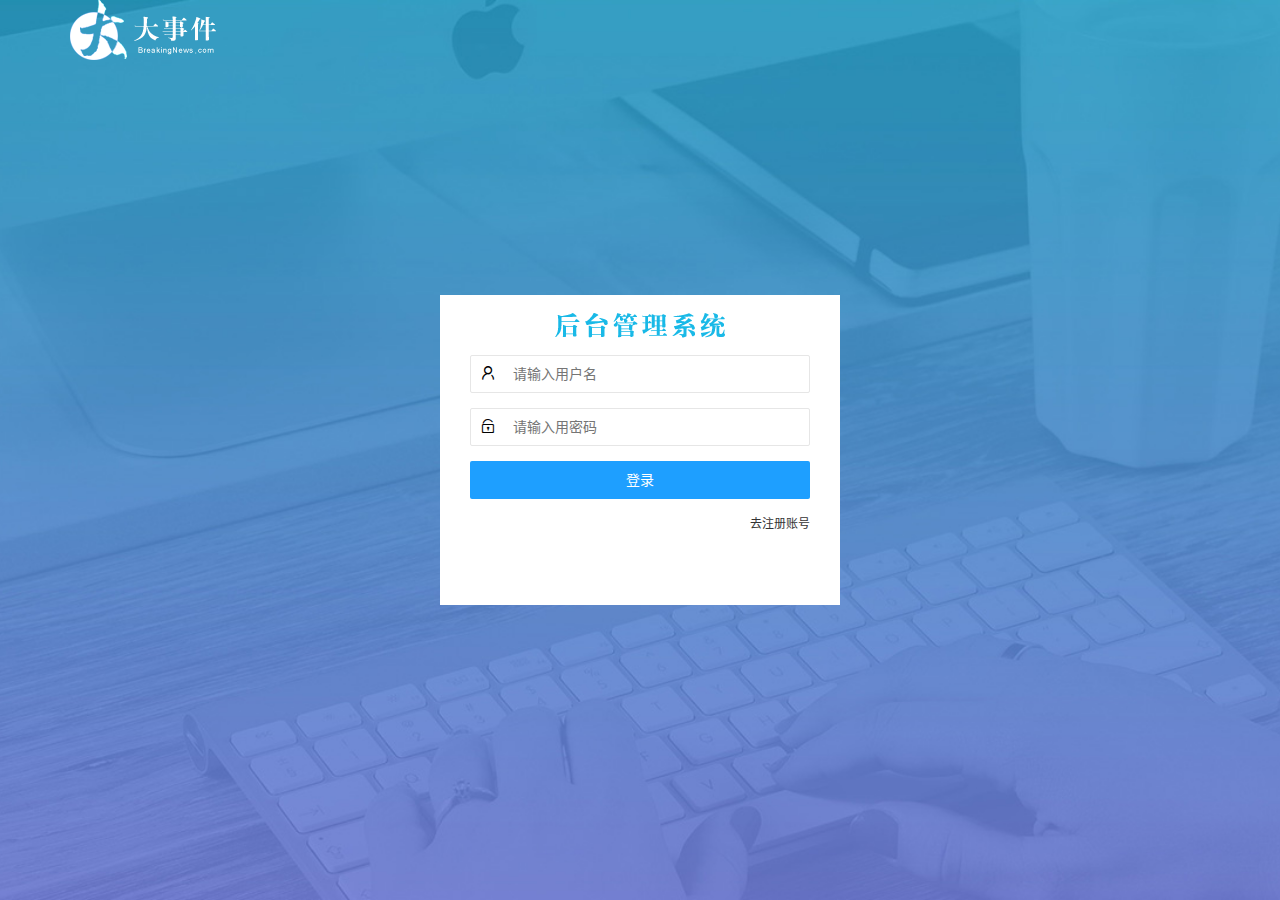
<file: login.html>
<!DOCTYPE html>
<html lang="zh-CN">

<head>
    <meta charset="UTF-8">
    <meta name="viewport" content="width=device-width, initial-scale=1.0">
    <title>大事件-登录/注册</title>
    <!-- 导入自己的样式表 -->
    <link rel="stylesheet" href="./assets/css/login.css">
    <!-- 导入layui的样式表 -->
    <link rel="stylesheet" href="./assets/lib/layui/css/layui.css">

</head>

<body>
    <!-- 头部logo区域 -->
    <div class="layui-main">
        <img src="./assets/images/logo.png" alt="">
    </div>
    <!-- 登录注册区域 -->
    <div class="loginAndRefBox">
        <div class="title_box"> </div>
        <!-- 登录div -->
        <div class="login_box">
            <!-- 表单部分 -->
            <form class="layui-form" id="form_login">
                <!-- 用户名 -->
                <div class="layui-form-item iconfontRe">
                    <i class="layui-icon layui-icon-username iconfont"></i>
                    <input type="text" name="username" required lay-verify="required|pwd" placeholder="请输入用户名"
                        autocomplete="off" class="layui-input">
                </div>
                <!-- 密码 -->
                <div class="layui-form-item iconfontRe">
                    <i class="layui-icon layui-icon-password iconfont"></i>
                    <input type="password" name="password" required lay-verify="required" placeholder="请输入用密码"
                        autocomplete="off" class="layui-input">
                </div>
                <!-- 登录按钮 -->
                <div class="layui-form-item">
                    <!-- 表单提交按钮和普通按钮的区别是有没有lay-submit -->
                    <button class="layui-btn  layui-btn-fluid  layui-btn-normal" lay-submit>登录</button>
                </div>
                <div class="layui-form-item dingwei">
                    <a href="javascript:;" id="link_reg">去注册账号</a>
                </div>
            </form>
        </div>
        <!-- 注册div -->
        <div class="reg_box">
            <!-- 表单部分 -->
            <form class="layui-form" id="form_reg">
                <!-- 用户名 -->
                <div class="layui-form-item iconfontRe">
                    <i class="layui-icon layui-icon-username iconfont"></i>
                    <input type="text" name="username" required lay-verify="required" placeholder="请输入用户名"
                        autocomplete="off" class="layui-input">
                </div>
                <!-- 密码 -->
                <div class="layui-form-item iconfontRe">
                    <i class="layui-icon layui-icon-password iconfont"></i>
                    <input type="password" name="password" required lay-verify="required|pwd" placeholder="请输入用密码"
                        autocomplete="off" class="layui-input">
                </div>
                <!-- 确认密码 -->
                <div class="layui-form-item iconfontRe">
                    <i class="layui-icon layui-icon-password iconfont"></i>
                    <input type="password" name="password" required lay-verify="required|pwd|repwd" placeholder="再次确认密码"
                        autocomplete="off" class="layui-input">
                </div>
                <!-- 登录按钮 -->
                <div class="layui-form-item">
                     <!-- 表单提交按钮和普通按钮的区别是有没有lay-submit -->
                    <button class="layui-btn  layui-btn-fluid  layui-btn-normal" lay-submit>注册</button>
                </div>
                <div class="layui-form-item dingwei">
                    <a href="javascript:;" id="link_login">去登录</a>
                </div>

        </div>
    </div>
        <!-- 导入layui的js文件 -->
        <script src="./assets/lib/layui/layui.all.js"></script>
    <!-- 导入jq -->
    <script src="./assets/lib/jquery.js"></script>
    <!-- 导入自定义的baseAPI的js -->
    <script src="./assets/js/baseAPI.js"></script>
    <!-- 导入自己的javascript -->
    <script src="./assets/js/login.js"></script>

</body>

</html>
</file>
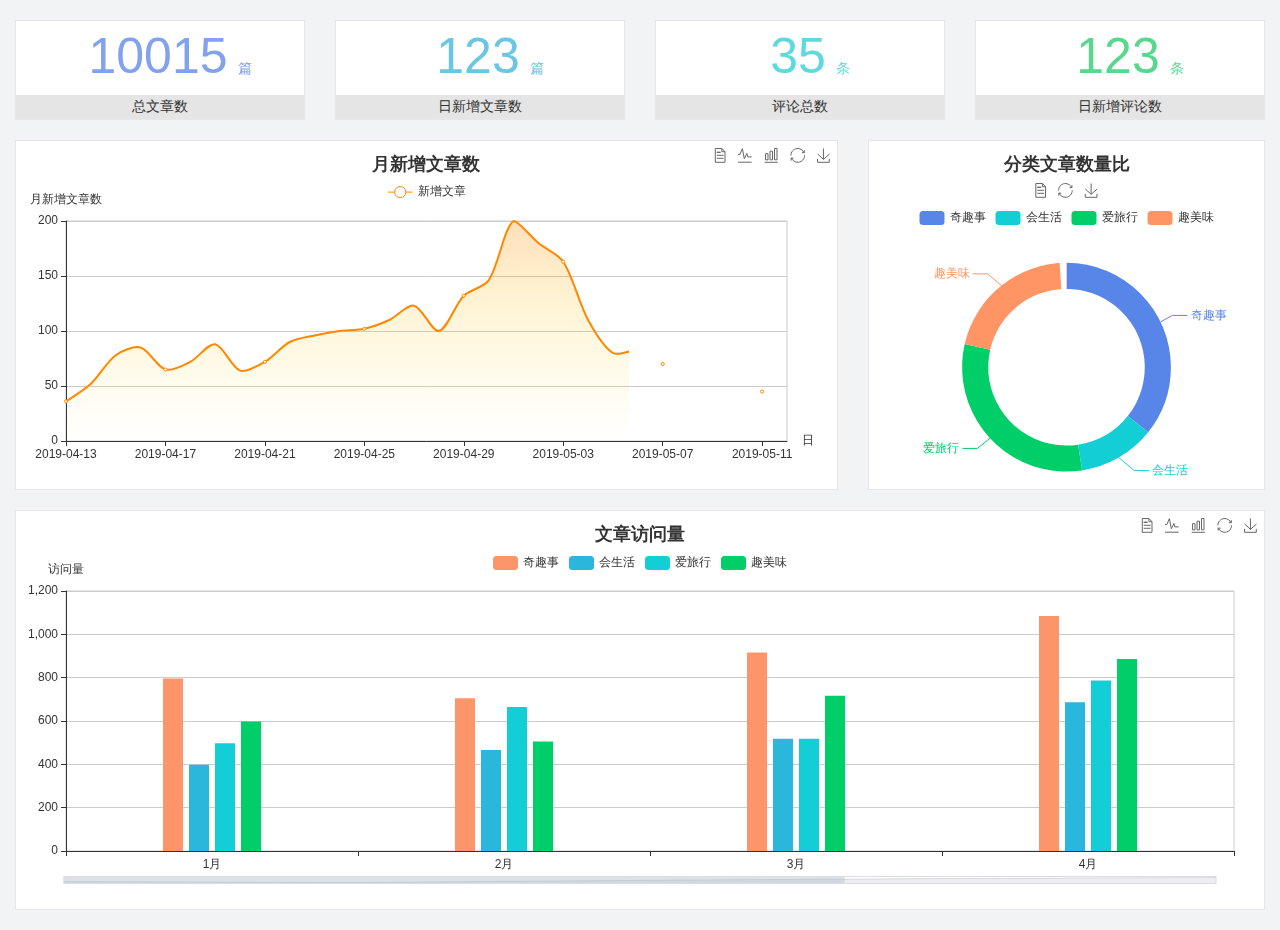
<file: home/dashboard.html>
<!DOCTYPE html>
<html lang="en">

<head>
  <meta charset="UTF-8">
  <meta name="viewport" content="width=device-width, initial-scale=1.0">
  <meta http-equiv="X-UA-Compatible" content="ie=edge">
  <title>图表统计</title>
  <link rel="stylesheet" href="../../assets/lib/bootstrap.css" />
  <link rel="stylesheet" href="../../assets/lib/main.css" />
  <script src="../../assets/lib/jquery.js"></script>
  <script type="text/javascript" src="../../assets/lib/echarts.min.js"></script>
</head>

<body>
  <div class="container-fluid">
    <div class="row spannel_list">
      <div class="col-sm-3 col-xs-6">
        <div class="spannel">
          <em>10015</em><span>篇</span>
          <b>总文章数</b>
        </div>
      </div>
      <div class="col-sm-3 col-xs-6">
        <div class="spannel scolor01">
          <em>123</em><span>篇</span>
          <b>日新增文章数</b>
        </div>
      </div>
      <div class="col-sm-3 col-xs-6">
        <div class="spannel scolor02">
          <em>35</em><span>条</span>
          <b>评论总数</b>
        </div>
      </div>
      <div class="col-sm-3 col-xs-6">
        <div class="spannel scolor03">
          <em>123</em><span>条</span>
          <b>日新增评论数</b>
        </div>
      </div>
    </div>
  </div>

  <div class="container-fluid">
    <div class="row curve-pie">
      <div class="col-lg-8 col-md-8">
        <div class="gragh_pannel" id="curve_show"></div>
      </div>
      <div class="col-lg-4 col-md-4">
        <div class="gragh_pannel" id="pie_show"></div>
      </div>
    </div>
  </div>

  <div class="container-fluid">
    <div class="column_pannel" id="column_show"></div>
  </div>

  <script>
    var oChart = echarts.init(document.getElementById('curve_show'));
    var aList_all = [
      { 'count': 36, 'date': '2019-04-13' },
      { 'count': 52, 'date': '2019-04-14' },
      { 'count': 78, 'date': '2019-04-15' },
      { 'count': 85, 'date': '2019-04-16' },
      { 'count': 65, 'date': '2019-04-17' },
      { 'count': 72, 'date': '2019-04-18' },
      { 'count': 88, 'date': '2019-04-19' },
      { 'count': 64, 'date': '2019-04-20' },
      { 'count': 72, 'date': '2019-04-21' },
      { 'count': 90, 'date': '2019-04-22' },
      { 'count': 96, 'date': '2019-04-23' },
      { 'count': 100, 'date': '2019-04-24' },
      { 'count': 102, 'date': '2019-04-25' },
      { 'count': 110, 'date': '2019-04-26' },
      { 'count': 123, 'date': '2019-04-27' },
      { 'count': 100, 'date': '2019-04-28' },
      { 'count': 132, 'date': '2019-04-29' },
      { 'count': 146, 'date': '2019-04-30' },
      { 'count': 200, 'date': '2019-05-01' },
      { 'count': 180, 'date': '2019-05-02' },
      { 'count': 163, 'date': '2019-05-03' },
      { 'count': 110, 'date': '2019-05-04' },
      { 'count': 80, 'date': '2019-05-05' },
      { 'count': 82, 'date': '2019-05-06' },
      { 'count': 70, 'date': '2019-05-07' },
      { 'count': 65, 'date': '2019-05-08' },
      { 'count': 54, 'date': '2019-05-09' },
      { 'count': 40, 'date': '2019-05-10' },
      { 'count': 45, 'date': '2019-05-11' },
      { 'count': 38, 'date': '2019-05-12' },
    ];

    let aCount = [];
    let aDate = [];

    for (var i = 0; i < aList_all.length; i++) {
      aCount.push(aList_all[i].count);
      aDate.push(aList_all[i].date);
    }

    var chartopt = {
      title: {
        text: '月新增文章数',
        left: 'center',
        top: '10'
      },
      tooltip: {
        trigger: 'axis'
      },
      legend: {
        data: ['新增文章'],
        top: '40'
      },
      toolbox: {
        show: true,
        feature: {
          mark: { show: true },
          dataView: { show: true, readOnly: false },
          magicType: { show: true, type: ['line', 'bar'] },
          restore: { show: true },
          saveAsImage: { show: true }
        }
      },
      calculable: true,
      xAxis: [
        {
          name: '日',
          type: 'category',
          boundaryGap: false,
          data: aDate
        }
      ],
      yAxis: [
        {
          name: '月新增文章数',
          type: 'value'
        }
      ],
      series: [
        {
          name: '新增文章',
          type: 'line',
          smooth: true,
          itemStyle: { normal: { areaStyle: { type: 'default' }, color: '#f80' }, lineStyle: { color: '#f80' } },
          data: aCount
        }],
      areaStyle: {
        normal: {
          color: new echarts.graphic.LinearGradient(0, 0, 0, 1, [{
            offset: 0,
            color: 'rgba(255,136,0,0.39)'
          }, {
            offset: .34,
            color: 'rgba(255,180,0,0.25)'
          }, {
            offset: 1,
            color: 'rgba(255,222,0,0.00)'
          }])

        }
      },
      grid: {
        show: true,
        x: 50,
        x2: 50,
        y: 80,
        height: 220
      }
    };

    oChart.setOption(chartopt);


    var oPie = echarts.init(document.getElementById('pie_show'));
    var oPieopt =
    {
      title: {
        top: 10,
        text: '分类文章数量比',
        x: 'center'
      },
      tooltip: {
        trigger: 'item',
        formatter: "{a} <br/>{b} : {c} ({d}%)"
      },
      color: ['#5885e8', '#13cfd5', '#00ce68', '#ff9565'],
      legend: {
        x: 'center',
        top: 65,
        data: ['奇趣事', '会生活', '爱旅行', '趣美味']
      },
      toolbox: {
        show: true,
        x: 'center',
        top: 35,
        feature: {
          mark: { show: true },
          dataView: { show: true, readOnly: false },
          magicType: {
            show: true,
            type: ['pie', 'funnel'],
            option: {
              funnel: {
                x: '25%',
                width: '50%',
                funnelAlign: 'left',
                max: 1548
              }
            }
          },
          restore: { show: true },
          saveAsImage: { show: true }
        }
      },
      calculable: true,
      series: [
        {
          name: '访问来源',
          type: 'pie',
          radius: ['45%', '60%'],
          center: ['50%', '65%'],
          data: [
            { value: 300, name: '奇趣事' },
            { value: 100, name: '会生活' },
            { value: 260, name: '爱旅行' },
            { value: 180, name: '趣美味' }
          ]
        }
      ]
    };
    oPie.setOption(oPieopt);



    var oColumn = this.echarts.init(document.getElementById('column_show'));
    var oColumnopt =
    {
      title: {
        text: '文章访问量',
        left: 'center',
        top: '10'
      },
      tooltip: {
        trigger: 'axis'
      },
      legend: {
        data: ['奇趣事', '会生活', '爱旅行', '趣美味'],
        top: '40'
      },
      toolbox: {
        show: true,
        feature: {
          mark: { show: true },
          dataView: { show: true, readOnly: false },
          magicType: { show: true, type: ['line', 'bar'] },
          restore: { show: true },
          saveAsImage: { show: true }
        }
      },
      calculable: true,
      xAxis: [
        {
          type: 'category',
          data: ['1月', '2月', '3月', '4月', '5月']
        }
      ],
      yAxis: [
        {
          name: '访问量',
          type: 'value'
        }
      ],
      series: [
        {
          name: '奇趣事',
          type: 'bar',
          barWidth: 20,
          itemStyle: {
            normal: { areaStyle: { type: 'default' }, color: '#fd956a' }
          },
          data: [800, 708, 920, 1090, 1200]
        },
        {
          name: '会生活',
          type: 'bar',
          barWidth: 20,
          itemStyle: {
            normal: { areaStyle: { type: 'default' }, color: '#2bb6db' }
          },
          data: [400, 468, 520, 690, 800]
        },
        {
          name: '爱旅行',
          type: 'bar',
          barWidth: 20,
          itemStyle: {
            normal: { areaStyle: { type: 'default' }, color: '#13cfd5' }
          },
          data: [500, 668, 520, 790, 900]
        },
        {
          name: '趣美味',
          type: 'bar',
          barWidth: 20,
          itemStyle: {
            normal: { areaStyle: { type: 'default' }, color: '#00ce68' }
          },
          data: [600, 508, 720, 890, 1000]
        }
      ],
      grid: {
        show: true,
        x: 50,
        x2: 30,
        y: 80,
        height: 260
      },
      dataZoom: [//给x轴设置滚动条
        {
          start: 0,//默认为0
          end: 100 - 1000 / 31,//默认为100
          type: 'slider',
          show: true,
          xAxisIndex: [0],
          handleSize: 0,//滑动条的 左右2个滑动条的大小
          height: 8,//组件高度
          left: 45, //左边的距离
          right: 50,//右边的距离
          bottom: 26,//右边的距离
          handleColor: '#ddd',//h滑动图标的颜色
          handleStyle: {
            borderColor: "#cacaca",
            borderWidth: "1",
            shadowBlur: 2,
            background: "#ddd",
            shadowColor: "#ddd",
          }
        }]
    };
    oColumn.setOption(oColumnopt);
  </script>
</body>

</html>
</file>
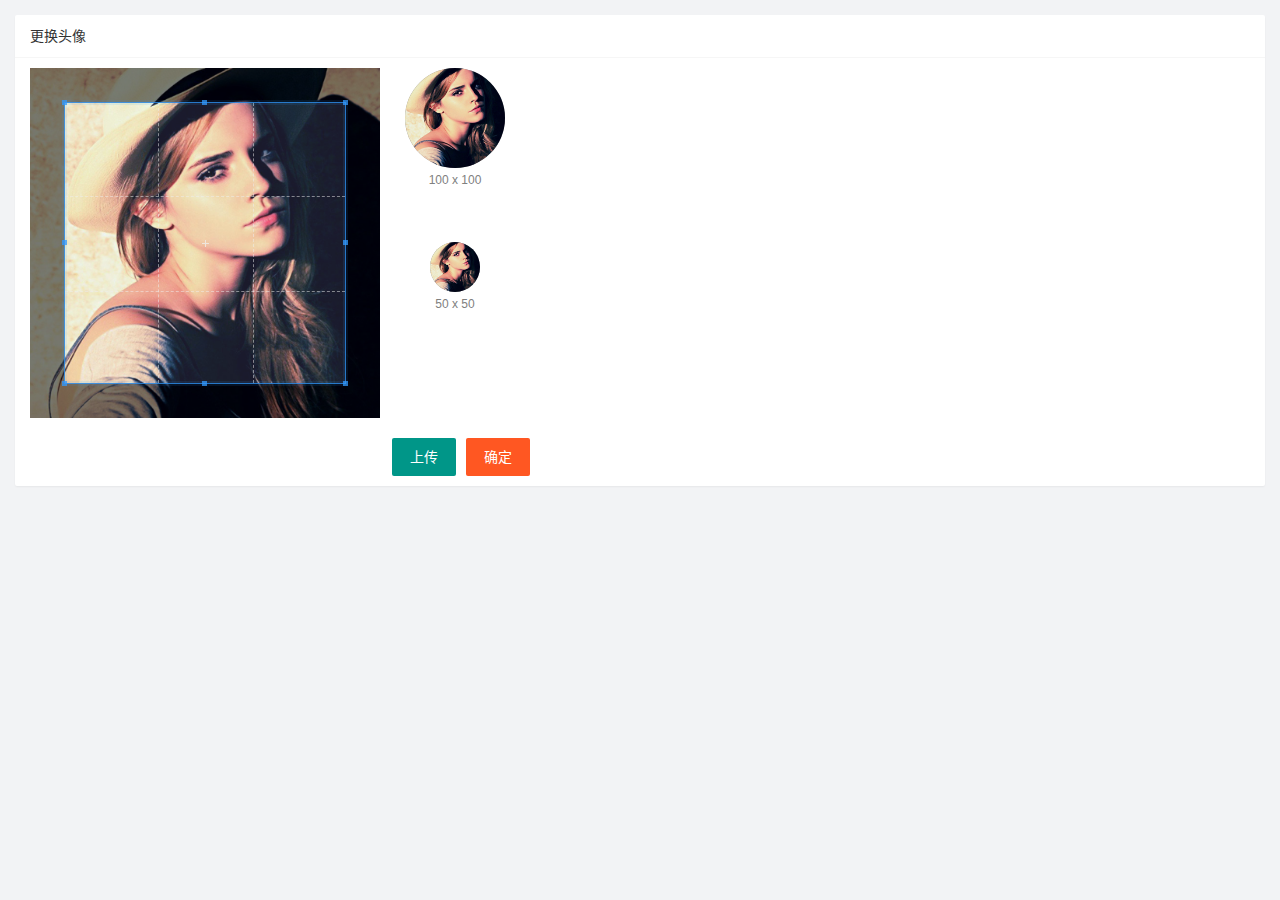
<file: user/user_avatar.html>
<!DOCTYPE html>
<html lang="zh-CN">

<head>
    <meta charset="UTF-8">
    <meta name="viewport" content="width=device-width, initial-scale=1.0">
    <title>Document</title>
    <link rel="stylesheet" href="../assets/lib/layui/css/layui.css">
    <link rel="stylesheet" href="../assets/css/user/user_avatar.css">
    <link rel="stylesheet" href="../assets/lib/cropper/cropper.css">
</head>

<body>
    <!-- 卡片区域 -->
    <div class="layui-card">
        <div class="layui-card-header">更换头像</div>
        <div class="layui-card-body">
            <!-- 第一行的图片裁剪和预览区域 -->
            <div class="row1">
                <!-- 图片裁剪区域 -->
                <div class="cropper-box">
                    <!-- 这个 img 标签很重要，将来会把它初始化为裁剪区域 -->
                    <img id="image" src="/assets/images/sample.jpg" />
                </div>
                <!-- 图片的预览区域 -->
                <div class="preview-box">
                    <div>
                        <!-- 宽高为 100px 的预览区域 -->
                        <div class="img-preview w100"></div>
                        <p class="size">100 x 100</p>
                    </div>
                    <div>
                        <!-- 宽高为 50px 的预览区域 -->
                        <div class="img-preview w50"></div>
                        <p class="size">50 x 50</p>
                    </div>
                </div>
            </div>



            <!-- 第二行的按钮区域 -->
            <div class="row2">
                <input type="file" id="file" >
                <button type="button" class="layui-btn upload-btn" >上传</button>
                <button type="button" class="layui-btn layui-btn-danger sureBtn">确定</button>
            </div>
        </div>
    </div>
    <script src="../assets/lib/layui/layui.all.js"></script>
    <script src="../assets/lib/jquery.js"></script>
    <script src="../assets/lib/cropper/Cropper.js"></script>
    <script src="../assets/lib/cropper/jquery-cropper.js"></script>
    <script src="../assets/js/baseAPI.js"></script>
    <script src="../assets/js/user/user_avatar.js"></script>
</body>

</html>
</file>
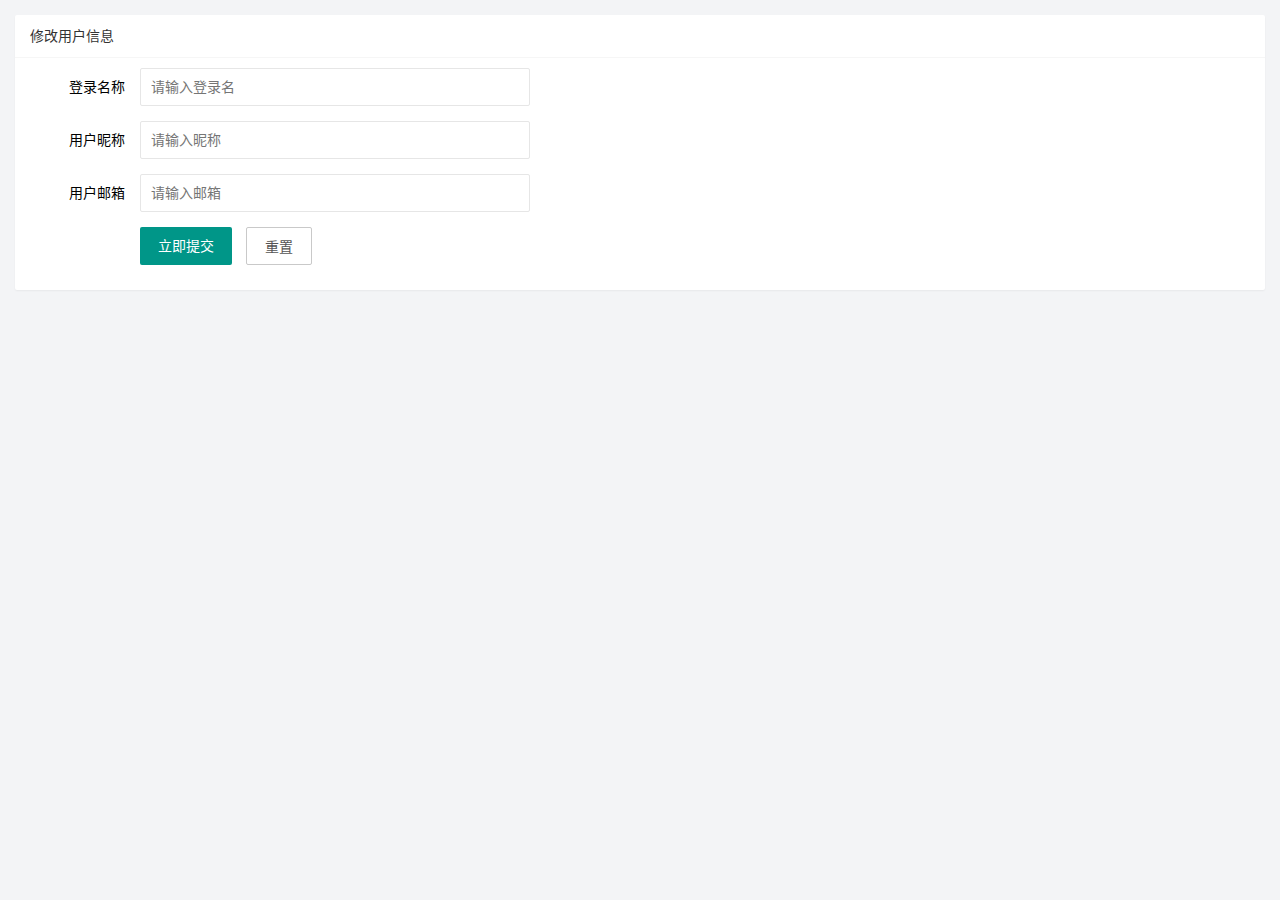
<file: user/user_info.html>
<!DOCTYPE html>
<html lang="zh-CN">

<head>
    <meta charset="UTF-8">
    <meta name="viewport" content="width=device-width, initial-scale=1.0">
    <title>Document</title>
    <!-- 导入第三方样式 -->
    <link rel="stylesheet" href="../assets/lib/layui/css/layui.css">
    <!-- 引入自己的样式 -->
    <link rel="stylesheet" href="../assets/css/user/user_info.css">

</head>

<body>
    <!-- 卡片部分 -->
    <div class="layui-card">
        <div class="layui-card-header">修改用户信息</div>
        <div class="layui-card-body">
            <form class="layui-form" id="form_userInfo" lay-filter="formUserInfo">
                <!-- 这是隐藏于.用于存储id -->
                <input type="hidden" name="id" value="">
                <!-- 用户名表单 -->
                <div class="layui-form-item">
                    <label class="layui-form-label">登录名称</label>
                    <div class="layui-input-block">
                        <input type="text" name="username" required lay-verify="required" placeholder="请输入登录名"
                            autocomplete="off" class="layui-input">
                    </div>
                </div>
                <!-- 用户昵称表单 -->
                <div class="layui-form-item">
                    <label class="layui-form-label">用户昵称</label>
                    <div class="layui-input-block">
                        <input type="text" name="nickname" required lay-verify="required|nickname" placeholder="请输入昵称"
                            autocomplete="off" class="layui-input">
                    </div>
                </div>
                <!-- 用户邮箱表单 -->
                <div class="layui-form-item">
                    <label class="layui-form-label">用户邮箱</label>
                    <div class="layui-input-block">
                        <input type="text" name="email" required lay-verify="required|email" placeholder="请输入邮箱"
                            autocomplete="off" class="layui-input">
                    </div>
                </div>
                <!-- 重置和提交 -->
                <div class="layui-form-item">
                    <div class="layui-input-block">
                        <button class="layui-btn" lay-submit lay-filter="formDemo">立即提交</button>
                        <button type="reset" class="layui-btn layui-btn-primary" id="btnReset">重置</button>
                    </div>
                </div>
            </form>
        </div>
    </div>
    <script src="../assets/lib/layui/layui.all.js"></script>
    <script src="../assets/lib/jquery.js"></script>
    <script src="../assets/js/baseAPI.js"></script>
    <script src="../assets/js/user/user_info.js"></script>

</body>

</html>
</file>
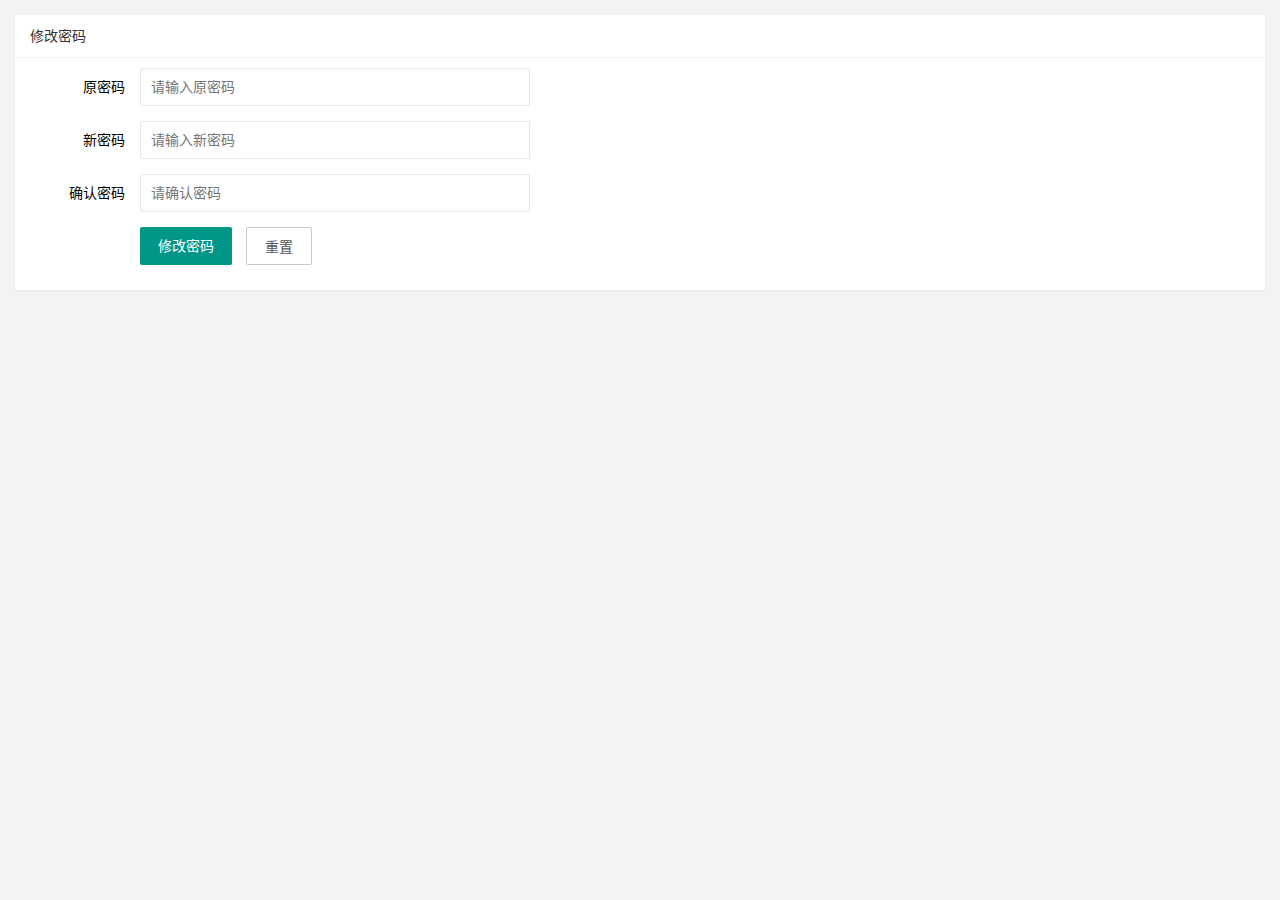
<file: user/user_pwd.html>
<!DOCTYPE html>
<html lang="zh-CN">
<head>
    <meta charset="UTF-8">
    <meta name="viewport" content="width=device-width, initial-scale=1.0">
    <title>Document</title>
    <link rel="stylesheet" href="../assets/lib/layui/css/layui.css">
    <link rel="stylesheet"  href="../assets/css/user/user_pwd.css">
    
</head>
<body>
    <div class="layui-card">
        <div class="layui-card-header">修改密码</div>
        <div class="layui-card-body">
          <form class="layui-form" id="form_userInfo" lay-filter="formUserInfo">
          
            <!-- 原密码表单 -->
            <div class="layui-form-item">
                <label class="layui-form-label">原密码</label>
                <div class="layui-input-block">
                    <input type="password" name="oldPwd" required lay-verify="required|pwd" placeholder="请输入原密码"
                        autocomplete="off" class="layui-input">
                </div>
            </div>
            <!-- 新密码表单 -->
            <div class="layui-form-item">
                <label class="layui-form-label">新密码</label>
                <div class="layui-input-block">
                    <input type="password" name="newPwd" required lay-verify="required|pwd|newPwd" placeholder="请输入新密码"
                    autocomplete="off" class="layui-input">
                </div>
            </div>
            <!-- 确认密码表单 -->
            <div class="layui-form-item">
                <label class="layui-form-label">确认密码</label>
                <div class="layui-input-block">
                    <input type="password" name="rePwd" required lay-verify="required|pwd|rePwd" placeholder="请确认密码"
                        autocomplete="off" class="layui-input">
                </div>
            </div>
            <!-- 重置和提交 -->
            <div class="layui-form-item">
                <div class="layui-input-block">
                    <button class="layui-btn" lay-submit >修改密码</button>
                    <button type="reset" class="layui-btn layui-btn-primary" id="btnReset">重置</button>
                </div>
            </div>
        </form>
        </div>
      </div>
</body>
<script src="../assets/lib/layui/layui.all.js"></script>
<script src="../assets/lib/jquery.js"></script>
<script src="../assets/js/baseAPI.js"></script>
<script src="../assets/js/user/user_pwd.js"></script>
</html>
</file>
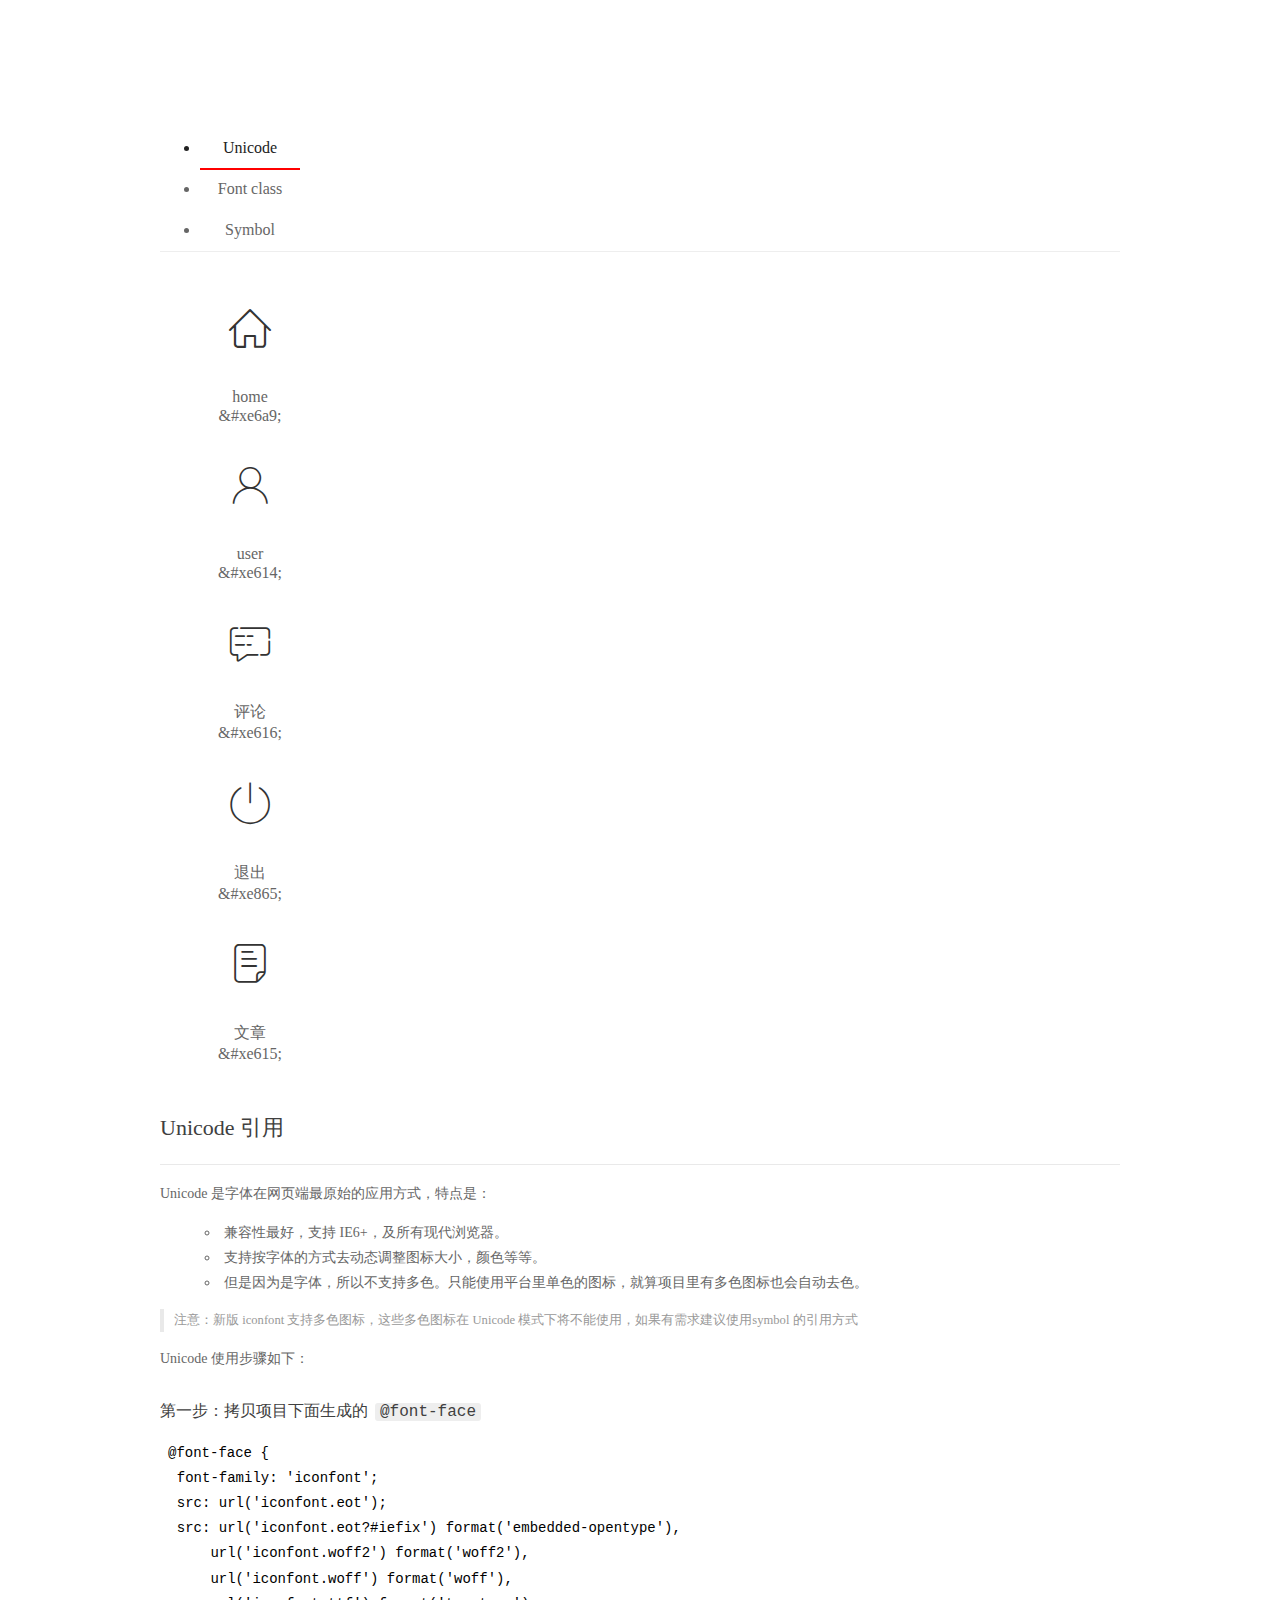
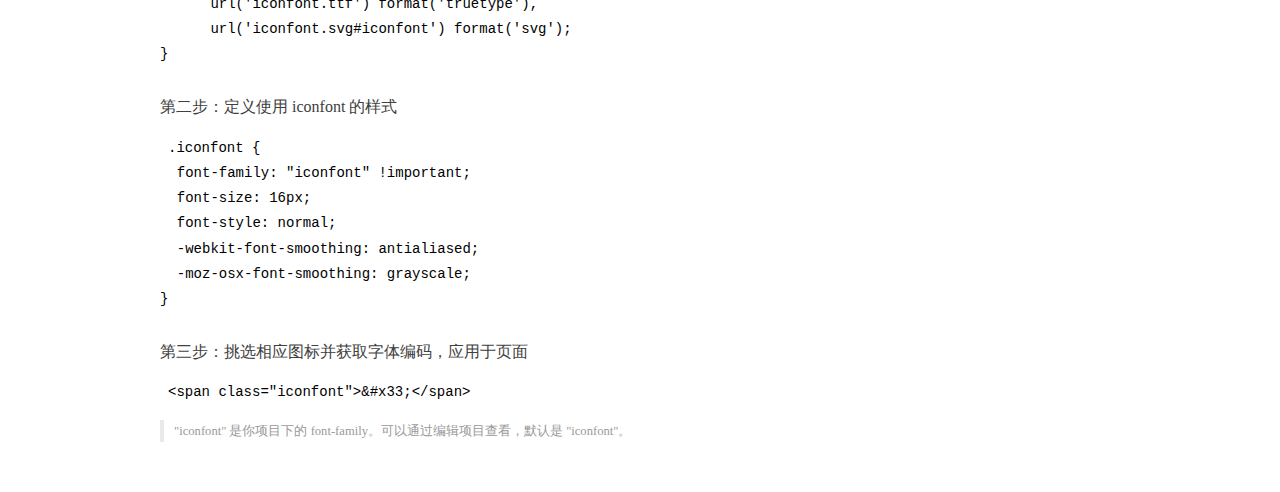
<file: assets/fonts/demo_index.html>
<!DOCTYPE html>
<html>
<head>
  <meta charset="utf-8"/>
  <title>IconFont Demo</title>
  <link rel="shortcut icon" href="https://gtms04.alicdn.com/tps/i4/TB1_oz6GVXXXXaFXpXXJDFnIXXX-64-64.ico" type="image/x-icon"/>
  <link rel="stylesheet" href="https://g.alicdn.com/thx/cube/1.3.2/cube.min.css">
  <link rel="stylesheet" href="demo.css">
  <link rel="stylesheet" href="iconfont.css">
  <script src="iconfont.js"></script>
  <!-- jQuery -->
  <script src="https://a1.alicdn.com/oss/uploads/2018/12/26/7bfddb60-08e8-11e9-9b04-53e73bb6408b.js"></script>
  <!-- 代码高亮 -->
  <script src="https://a1.alicdn.com/oss/uploads/2018/12/26/a3f714d0-08e6-11e9-8a15-ebf944d7534c.js"></script>
</head>
<body>
  <div class="main">
    <h1 class="logo"><a href="https://www.iconfont.cn/" title="iconfont 首页" target="_blank">&#xe86b;</a></h1>
    <div class="nav-tabs">
      <ul id="tabs" class="dib-box">
        <li class="dib active"><span>Unicode</span></li>
        <li class="dib"><span>Font class</span></li>
        <li class="dib"><span>Symbol</span></li>
      </ul>
      
    </div>
    <div class="tab-container">
      <div class="content unicode" style="display: block;">
          <ul class="icon_lists dib-box">
          
            <li class="dib">
              <span class="icon iconfont">&#xe6a9;</span>
                <div class="name">home</div>
                <div class="code-name">&amp;#xe6a9;</div>
              </li>
          
            <li class="dib">
              <span class="icon iconfont">&#xe614;</span>
                <div class="name">user</div>
                <div class="code-name">&amp;#xe614;</div>
              </li>
          
            <li class="dib">
              <span class="icon iconfont">&#xe616;</span>
                <div class="name">评论</div>
                <div class="code-name">&amp;#xe616;</div>
              </li>
          
            <li class="dib">
              <span class="icon iconfont">&#xe865;</span>
                <div class="name">退出</div>
                <div class="code-name">&amp;#xe865;</div>
              </li>
          
            <li class="dib">
              <span class="icon iconfont">&#xe615;</span>
                <div class="name">文章</div>
                <div class="code-name">&amp;#xe615;</div>
              </li>
          
          </ul>
          <div class="article markdown">
          <h2 id="unicode-">Unicode 引用</h2>
          <hr>

          <p>Unicode 是字体在网页端最原始的应用方式，特点是：</p>
          <ul>
            <li>兼容性最好，支持 IE6+，及所有现代浏览器。</li>
            <li>支持按字体的方式去动态调整图标大小，颜色等等。</li>
            <li>但是因为是字体，所以不支持多色。只能使用平台里单色的图标，就算项目里有多色图标也会自动去色。</li>
          </ul>
          <blockquote>
            <p>注意：新版 iconfont 支持多色图标，这些多色图标在 Unicode 模式下将不能使用，如果有需求建议使用symbol 的引用方式</p>
          </blockquote>
          <p>Unicode 使用步骤如下：</p>
          <h3 id="-font-face">第一步：拷贝项目下面生成的 <code>@font-face</code></h3>
<pre><code class="language-css"
>@font-face {
  font-family: 'iconfont';
  src: url('iconfont.eot');
  src: url('iconfont.eot?#iefix') format('embedded-opentype'),
      url('iconfont.woff2') format('woff2'),
      url('iconfont.woff') format('woff'),
      url('iconfont.ttf') format('truetype'),
      url('iconfont.svg#iconfont') format('svg');
}
</code></pre>
          <h3 id="-iconfont-">第二步：定义使用 iconfont 的样式</h3>
<pre><code class="language-css"
>.iconfont {
  font-family: "iconfont" !important;
  font-size: 16px;
  font-style: normal;
  -webkit-font-smoothing: antialiased;
  -moz-osx-font-smoothing: grayscale;
}
</code></pre>
          <h3 id="-">第三步：挑选相应图标并获取字体编码，应用于页面</h3>
<pre>
<code class="language-html"
>&lt;span class="iconfont"&gt;&amp;#x33;&lt;/span&gt;
</code></pre>
          <blockquote>
            <p>"iconfont" 是你项目下的 font-family。可以通过编辑项目查看，默认是 "iconfont"。</p>
          </blockquote>
          </div>
      </div>
      <div class="content font-class">
        <ul class="icon_lists dib-box">
          
          <li class="dib">
            <span class="icon iconfont icon-home"></span>
            <div class="name">
              home
            </div>
            <div class="code-name">.icon-home
            </div>
          </li>
          
          <li class="dib">
            <span class="icon iconfont icon-user"></span>
            <div class="name">
              user
            </div>
            <div class="code-name">.icon-user
            </div>
          </li>
          
          <li class="dib">
            <span class="icon iconfont icon-pinglun"></span>
            <div class="name">
              评论
            </div>
            <div class="code-name">.icon-pinglun
            </div>
          </li>
          
          <li class="dib">
            <span class="icon iconfont icon-tuichu"></span>
            <div class="name">
              退出
            </div>
            <div class="code-name">.icon-tuichu
            </div>
          </li>
          
          <li class="dib">
            <span class="icon iconfont icon-16"></span>
            <div class="name">
              文章
            </div>
            <div class="code-name">.icon-16
            </div>
          </li>
          
        </ul>
        <div class="article markdown">
        <h2 id="font-class-">font-class 引用</h2>
        <hr>

        <p>font-class 是 Unicode 使用方式的一种变种，主要是解决 Unicode 书写不直观，语意不明确的问题。</p>
        <p>与 Unicode 使用方式相比，具有如下特点：</p>
        <ul>
          <li>兼容性良好，支持 IE8+，及所有现代浏览器。</li>
          <li>相比于 Unicode 语意明确，书写更直观。可以很容易分辨这个 icon 是什么。</li>
          <li>因为使用 class 来定义图标，所以当要替换图标时，只需要修改 class 里面的 Unicode 引用。</li>
          <li>不过因为本质上还是使用的字体，所以多色图标还是不支持的。</li>
        </ul>
        <p>使用步骤如下：</p>
        <h3 id="-fontclass-">第一步：引入项目下面生成的 fontclass 代码：</h3>
<pre><code class="language-html">&lt;link rel="stylesheet" href="./iconfont.css"&gt;
</code></pre>
        <h3 id="-">第二步：挑选相应图标并获取类名，应用于页面：</h3>
<pre><code class="language-html">&lt;span class="iconfont icon-xxx"&gt;&lt;/span&gt;
</code></pre>
        <blockquote>
          <p>"
            iconfont" 是你项目下的 font-family。可以通过编辑项目查看，默认是 "iconfont"。</p>
        </blockquote>
      </div>
      </div>
      <div class="content symbol">
          <ul class="icon_lists dib-box">
          
            <li class="dib">
                <svg class="icon svg-icon" aria-hidden="true">
                  <use xlink:href="#icon-home"></use>
                </svg>
                <div class="name">home</div>
                <div class="code-name">#icon-home</div>
            </li>
          
            <li class="dib">
                <svg class="icon svg-icon" aria-hidden="true">
                  <use xlink:href="#icon-user"></use>
                </svg>
                <div class="name">user</div>
                <div class="code-name">#icon-user</div>
            </li>
          
            <li class="dib">
                <svg class="icon svg-icon" aria-hidden="true">
                  <use xlink:href="#icon-pinglun"></use>
                </svg>
                <div class="name">评论</div>
                <div class="code-name">#icon-pinglun</div>
            </li>
          
            <li class="dib">
                <svg class="icon svg-icon" aria-hidden="true">
                  <use xlink:href="#icon-tuichu"></use>
                </svg>
                <div class="name">退出</div>
                <div class="code-name">#icon-tuichu</div>
            </li>
          
            <li class="dib">
                <svg class="icon svg-icon" aria-hidden="true">
                  <use xlink:href="#icon-16"></use>
                </svg>
                <div class="name">文章</div>
                <div class="code-name">#icon-16</div>
            </li>
          
          </ul>
          <div class="article markdown">
          <h2 id="symbol-">Symbol 引用</h2>
          <hr>

          <p>这是一种全新的使用方式，应该说这才是未来的主流，也是平台目前推荐的用法。相关介绍可以参考这篇<a href="">文章</a>
            这种用法其实是做了一个 SVG 的集合，与另外两种相比具有如下特点：</p>
          <ul>
            <li>支持多色图标了，不再受单色限制。</li>
            <li>通过一些技巧，支持像字体那样，通过 <code>font-size</code>, <code>color</code> 来调整样式。</li>
            <li>兼容性较差，支持 IE9+，及现代浏览器。</li>
            <li>浏览器渲染 SVG 的性能一般，还不如 png。</li>
          </ul>
          <p>使用步骤如下：</p>
          <h3 id="-symbol-">第一步：引入项目下面生成的 symbol 代码：</h3>
<pre><code class="language-html">&lt;script src="./iconfont.js"&gt;&lt;/script&gt;
</code></pre>
          <h3 id="-css-">第二步：加入通用 CSS 代码（引入一次就行）：</h3>
<pre><code class="language-html">&lt;style&gt;
.icon {
  width: 1em;
  height: 1em;
  vertical-align: -0.15em;
  fill: currentColor;
  overflow: hidden;
}
&lt;/style&gt;
</code></pre>
          <h3 id="-">第三步：挑选相应图标并获取类名，应用于页面：</h3>
<pre><code class="language-html">&lt;svg class="icon" aria-hidden="true"&gt;
  &lt;use xlink:href="#icon-xxx"&gt;&lt;/use&gt;
&lt;/svg&gt;
</code></pre>
          </div>
      </div>

    </div>
  </div>
  <script>
  $(document).ready(function () {
      $('.tab-container .content:first').show()

      $('#tabs li').click(function (e) {
        var tabContent = $('.tab-container .content')
        var index = $(this).index()

        if ($(this).hasClass('active')) {
          return
        } else {
          $('#tabs li').removeClass('active')
          $(this).addClass('active')

          tabContent.hide().eq(index).fadeIn()
        }
      })
    })
  </script>
</body>
</html>
</file>
<file: assets/css/login.css>
html,
body{
    position: relative;
    margin: 0;
    padding: 0;
    height: 100%;
    width: 100%;
    background:url('../images/login_bg.jpg') no-repeat center;
    background-size: cover;
   
}
.loginAndRefBox{
    position: absolute;
    width: 400px;
    height: 310px;
    background-color: #fff;
    left: 50%;
    top: 50%;
    transform: translate(-50%,-50%);
}
.title_box{
    height: 60px;
    background:url('../images/login_title.png') no-repeat center;
}
.reg_box{
    display: none;
}
.layui-form{
   padding: 0 30px;
}
.dingwei{
    text-align: right;
}
.dingwei a{
  
    font-size: 12px;
}
.layui-input{
    text-indent: 32px!important;
}
.iconfontRe{
   position: relative;
}
.iconfont{
position: absolute;
top: 10px;
left: 10px;
}
</file>
<file: assets/lib/layui/css/layui.css>
/** layui-v2.5.5 MIT License By https://www.layui.com */
 .layui-inline,img{display:inline-block;vertical-align:middle}h1,h2,h3,h4,h5,h6{font-weight:400}.layui-edge,.layui-header,.layui-inline,.layui-main{position:relative}.layui-body,.layui-edge,.layui-elip{overflow:hidden}.layui-btn,.layui-edge,.layui-inline,img{vertical-align:middle}.layui-btn,.layui-disabled,.layui-icon,.layui-unselect{-moz-user-select:none;-webkit-user-select:none;-ms-user-select:none}.layui-elip,.layui-form-checkbox span,.layui-form-pane .layui-form-label{text-overflow:ellipsis;white-space:nowrap}.layui-breadcrumb,.layui-tree-btnGroup{visibility:hidden}blockquote,body,button,dd,div,dl,dt,form,h1,h2,h3,h4,h5,h6,input,li,ol,p,pre,td,textarea,th,ul{margin:0;padding:0;-webkit-tap-highlight-color:rgba(0,0,0,0)}a:active,a:hover{outline:0}img{border:none}li{list-style:none}table{border-collapse:collapse;border-spacing:0}h4,h5,h6{font-size:100%}button,input,optgroup,option,select,textarea{font-family:inherit;font-size:inherit;font-style:inherit;font-weight:inherit;outline:0}pre{white-space:pre-wrap;white-space:-moz-pre-wrap;white-space:-pre-wrap;white-space:-o-pre-wrap;word-wrap:break-word}body{line-height:24px;font:14px Helvetica Neue,Helvetica,PingFang SC,Tahoma,Arial,sans-serif}hr{height:1px;margin:10px 0;border:0;clear:both}a{color:#333;text-decoration:none}a:hover{color:#777}a cite{font-style:normal;*cursor:pointer}.layui-border-box,.layui-border-box *{box-sizing:border-box}.layui-box,.layui-box *{box-sizing:content-box}.layui-clear{clear:both;*zoom:1}.layui-clear:after{content:'\20';clear:both;*zoom:1;display:block;height:0}.layui-inline{*display:inline;*zoom:1}.layui-edge{display:inline-block;width:0;height:0;border-width:6px;border-style:dashed;border-color:transparent}.layui-edge-top{top:-4px;border-bottom-color:#999;border-bottom-style:solid}.layui-edge-right{border-left-color:#999;border-left-style:solid}.layui-edge-bottom{top:2px;border-top-color:#999;border-top-style:solid}.layui-edge-left{border-right-color:#999;border-right-style:solid}.layui-disabled,.layui-disabled:hover{color:#d2d2d2!important;cursor:not-allowed!important}.layui-circle{border-radius:100%}.layui-show{display:block!important}.layui-hide{display:none!important}@font-face{font-family:layui-icon;src:url(../font/iconfont.eot?v=250);src:url(../font/iconfont.eot?v=250#iefix) format('embedded-opentype'),url(../font/iconfont.woff2?v=250) format('woff2'),url(../font/iconfont.woff?v=250) format('woff'),url(../font/iconfont.ttf?v=250) format('truetype'),url(../font/iconfont.svg?v=250#layui-icon) format('svg')}.layui-icon{font-family:layui-icon!important;font-size:16px;font-style:normal;-webkit-font-smoothing:antialiased;-moz-osx-font-smoothing:grayscale}.layui-icon-reply-fill:before{content:"\e611"}.layui-icon-set-fill:before{content:"\e614"}.layui-icon-menu-fill:before{content:"\e60f"}.layui-icon-search:before{content:"\e615"}.layui-icon-share:before{content:"\e641"}.layui-icon-set-sm:before{content:"\e620"}.layui-icon-engine:before{content:"\e628"}.layui-icon-close:before{content:"\1006"}.layui-icon-close-fill:before{content:"\1007"}.layui-icon-chart-screen:before{content:"\e629"}.layui-icon-star:before{content:"\e600"}.layui-icon-circle-dot:before{content:"\e617"}.layui-icon-chat:before{content:"\e606"}.layui-icon-release:before{content:"\e609"}.layui-icon-list:before{content:"\e60a"}.layui-icon-chart:before{content:"\e62c"}.layui-icon-ok-circle:before{content:"\1005"}.layui-icon-layim-theme:before{content:"\e61b"}.layui-icon-table:before{content:"\e62d"}.layui-icon-right:before{content:"\e602"}.layui-icon-left:before{content:"\e603"}.layui-icon-cart-simple:before{content:"\e698"}.layui-icon-face-cry:before{content:"\e69c"}.layui-icon-face-smile:before{content:"\e6af"}.layui-icon-survey:before{content:"\e6b2"}.layui-icon-tree:before{content:"\e62e"}.layui-icon-upload-circle:before{content:"\e62f"}.layui-icon-add-circle:before{content:"\e61f"}.layui-icon-download-circle:before{content:"\e601"}.layui-icon-templeate-1:before{content:"\e630"}.layui-icon-util:before{content:"\e631"}.layui-icon-face-surprised:before{content:"\e664"}.layui-icon-edit:before{content:"\e642"}.layui-icon-speaker:before{content:"\e645"}.layui-icon-down:before{content:"\e61a"}.layui-icon-file:before{content:"\e621"}.layui-icon-layouts:before{content:"\e632"}.layui-icon-rate-half:before{content:"\e6c9"}.layui-icon-add-circle-fine:before{content:"\e608"}.layui-icon-prev-circle:before{content:"\e633"}.layui-icon-read:before{content:"\e705"}.layui-icon-404:before{content:"\e61c"}.layui-icon-carousel:before{content:"\e634"}.layui-icon-help:before{content:"\e607"}.layui-icon-code-circle:before{content:"\e635"}.layui-icon-water:before{content:"\e636"}.layui-icon-username:before{content:"\e66f"}.layui-icon-find-fill:before{content:"\e670"}.layui-icon-about:before{content:"\e60b"}.layui-icon-location:before{content:"\e715"}.layui-icon-up:before{content:"\e619"}.layui-icon-pause:before{content:"\e651"}.layui-icon-date:before{content:"\e637"}.layui-icon-layim-uploadfile:before{content:"\e61d"}.layui-icon-delete:before{content:"\e640"}.layui-icon-play:before{content:"\e652"}.layui-icon-top:before{content:"\e604"}.layui-icon-friends:before{content:"\e612"}.layui-icon-refresh-3:before{content:"\e9aa"}.layui-icon-ok:before{content:"\e605"}.layui-icon-layer:before{content:"\e638"}.layui-icon-face-smile-fine:before{content:"\e60c"}.layui-icon-dollar:before{content:"\e659"}.layui-icon-group:before{content:"\e613"}.layui-icon-layim-download:before{content:"\e61e"}.layui-icon-picture-fine:before{content:"\e60d"}.layui-icon-link:before{content:"\e64c"}.layui-icon-diamond:before{content:"\e735"}.layui-icon-log:before{content:"\e60e"}.layui-icon-rate-solid:before{content:"\e67a"}.layui-icon-fonts-del:before{content:"\e64f"}.layui-icon-unlink:before{content:"\e64d"}.layui-icon-fonts-clear:before{content:"\e639"}.layui-icon-triangle-r:before{content:"\e623"}.layui-icon-circle:before{content:"\e63f"}.layui-icon-radio:before{content:"\e643"}.layui-icon-align-center:before{content:"\e647"}.layui-icon-align-right:before{content:"\e648"}.layui-icon-align-left:before{content:"\e649"}.layui-icon-loading-1:before{content:"\e63e"}.layui-icon-return:before{content:"\e65c"}.layui-icon-fonts-strong:before{content:"\e62b"}.layui-icon-upload:before{content:"\e67c"}.layui-icon-dialogue:before{content:"\e63a"}.layui-icon-video:before{content:"\e6ed"}.layui-icon-headset:before{content:"\e6fc"}.layui-icon-cellphone-fine:before{content:"\e63b"}.layui-icon-add-1:before{content:"\e654"}.layui-icon-face-smile-b:before{content:"\e650"}.layui-icon-fonts-html:before{content:"\e64b"}.layui-icon-form:before{content:"\e63c"}.layui-icon-cart:before{content:"\e657"}.layui-icon-camera-fill:before{content:"\e65d"}.layui-icon-tabs:before{content:"\e62a"}.layui-icon-fonts-code:before{content:"\e64e"}.layui-icon-fire:before{content:"\e756"}.layui-icon-set:before{content:"\e716"}.layui-icon-fonts-u:before{content:"\e646"}.layui-icon-triangle-d:before{content:"\e625"}.layui-icon-tips:before{content:"\e702"}.layui-icon-picture:before{content:"\e64a"}.layui-icon-more-vertical:before{content:"\e671"}.layui-icon-flag:before{content:"\e66c"}.layui-icon-loading:before{content:"\e63d"}.layui-icon-fonts-i:before{content:"\e644"}.layui-icon-refresh-1:before{content:"\e666"}.layui-icon-rmb:before{content:"\e65e"}.layui-icon-home:before{content:"\e68e"}.layui-icon-user:before{content:"\e770"}.layui-icon-notice:before{content:"\e667"}.layui-icon-login-weibo:before{content:"\e675"}.layui-icon-voice:before{content:"\e688"}.layui-icon-upload-drag:before{content:"\e681"}.layui-icon-login-qq:before{content:"\e676"}.layui-icon-snowflake:before{content:"\e6b1"}.layui-icon-file-b:before{content:"\e655"}.layui-icon-template:before{content:"\e663"}.layui-icon-auz:before{content:"\e672"}.layui-icon-console:before{content:"\e665"}.layui-icon-app:before{content:"\e653"}.layui-icon-prev:before{content:"\e65a"}.layui-icon-website:before{content:"\e7ae"}.layui-icon-next:before{content:"\e65b"}.layui-icon-component:before{content:"\e857"}.layui-icon-more:before{content:"\e65f"}.layui-icon-login-wechat:before{content:"\e677"}.layui-icon-shrink-right:before{content:"\e668"}.layui-icon-spread-left:before{content:"\e66b"}.layui-icon-camera:before{content:"\e660"}.layui-icon-note:before{content:"\e66e"}.layui-icon-refresh:before{content:"\e669"}.layui-icon-female:before{content:"\e661"}.layui-icon-male:before{content:"\e662"}.layui-icon-password:before{content:"\e673"}.layui-icon-senior:before{content:"\e674"}.layui-icon-theme:before{content:"\e66a"}.layui-icon-tread:before{content:"\e6c5"}.layui-icon-praise:before{content:"\e6c6"}.layui-icon-star-fill:before{content:"\e658"}.layui-icon-rate:before{content:"\e67b"}.layui-icon-template-1:before{content:"\e656"}.layui-icon-vercode:before{content:"\e679"}.layui-icon-cellphone:before{content:"\e678"}.layui-icon-screen-full:before{content:"\e622"}.layui-icon-screen-restore:before{content:"\e758"}.layui-icon-cols:before{content:"\e610"}.layui-icon-export:before{content:"\e67d"}.layui-icon-print:before{content:"\e66d"}.layui-icon-slider:before{content:"\e714"}.layui-icon-addition:before{content:"\e624"}.layui-icon-subtraction:before{content:"\e67e"}.layui-icon-service:before{content:"\e626"}.layui-icon-transfer:before{content:"\e691"}.layui-main{width:1140px;margin:0 auto}.layui-header{z-index:1000;height:60px}.layui-header a:hover{transition:all .5s;-webkit-transition:all .5s}.layui-side{position:fixed;left:0;top:0;bottom:0;z-index:999;width:200px;overflow-x:hidden}.layui-side-scroll{position:relative;width:220px;height:100%;overflow-x:hidden}.layui-body{position:absolute;left:200px;right:0;top:0;bottom:0;z-index:998;width:auto;overflow-y:auto;box-sizing:border-box}.layui-layout-body{overflow:hidden}.layui-layout-admin .layui-header{background-color:#23262E}.layui-layout-admin .layui-side{top:60px;width:200px;overflow-x:hidden}.layui-layout-admin .layui-body{position:fixed;top:60px;bottom:44px}.layui-layout-admin .layui-main{width:auto;margin:0 15px}.layui-layout-admin .layui-footer{position:fixed;left:200px;right:0;bottom:0;height:44px;line-height:44px;padding:0 15px;background-color:#eee}.layui-layout-admin .layui-logo{position:absolute;left:0;top:0;width:200px;height:100%;line-height:60px;text-align:center;color:#009688;font-size:16px}.layui-layout-admin .layui-header .layui-nav{background:0 0}.layui-layout-left{position:absolute!important;left:200px;top:0}.layui-layout-right{position:absolute!important;right:0;top:0}.layui-container{position:relative;margin:0 auto;padding:0 15px;box-sizing:border-box}.layui-fluid{position:relative;margin:0 auto;padding:0 15px}.layui-row:after,.layui-row:before{content:'';display:block;clear:both}.layui-col-lg1,.layui-col-lg10,.layui-col-lg11,.layui-col-lg12,.layui-col-lg2,.layui-col-lg3,.layui-col-lg4,.layui-col-lg5,.layui-col-lg6,.layui-col-lg7,.layui-col-lg8,.layui-col-lg9,.layui-col-md1,.layui-col-md10,.layui-col-md11,.layui-col-md12,.layui-col-md2,.layui-col-md3,.layui-col-md4,.layui-col-md5,.layui-col-md6,.layui-col-md7,.layui-col-md8,.layui-col-md9,.layui-col-sm1,.layui-col-sm10,.layui-col-sm11,.layui-col-sm12,.layui-col-sm2,.layui-col-sm3,.layui-col-sm4,.layui-col-sm5,.layui-col-sm6,.layui-col-sm7,.layui-col-sm8,.layui-col-sm9,.layui-col-xs1,.layui-col-xs10,.layui-col-xs11,.layui-col-xs12,.layui-col-xs2,.layui-col-xs3,.layui-col-xs4,.layui-col-xs5,.layui-col-xs6,.layui-col-xs7,.layui-col-xs8,.layui-col-xs9{position:relative;display:block;box-sizing:border-box}.layui-col-xs1,.layui-col-xs10,.layui-col-xs11,.layui-col-xs12,.layui-col-xs2,.layui-col-xs3,.layui-col-xs4,.layui-col-xs5,.layui-col-xs6,.layui-col-xs7,.layui-col-xs8,.layui-col-xs9{float:left}.layui-col-xs1{width:8.33333333%}.layui-col-xs2{width:16.66666667%}.layui-col-xs3{width:25%}.layui-col-xs4{width:33.33333333%}.layui-col-xs5{width:41.66666667%}.layui-col-xs6{width:50%}.layui-col-xs7{width:58.33333333%}.layui-col-xs8{width:66.66666667%}.layui-col-xs9{width:75%}.layui-col-xs10{width:83.33333333%}.layui-col-xs11{width:91.66666667%}.layui-col-xs12{width:100%}.layui-col-xs-offset1{margin-left:8.33333333%}.layui-col-xs-offset2{margin-left:16.66666667%}.layui-col-xs-offset3{margin-left:25%}.layui-col-xs-offset4{margin-left:33.33333333%}.layui-col-xs-offset5{margin-left:41.66666667%}.layui-col-xs-offset6{margin-left:50%}.layui-col-xs-offset7{margin-left:58.33333333%}.layui-col-xs-offset8{margin-left:66.66666667%}.layui-col-xs-offset9{margin-left:75%}.layui-col-xs-offset10{margin-left:83.33333333%}.layui-col-xs-offset11{margin-left:91.66666667%}.layui-col-xs-offset12{margin-left:100%}@media screen and (max-width:768px){.layui-hide-xs{display:none!important}.layui-show-xs-block{display:block!important}.layui-show-xs-inline{display:inline!important}.layui-show-xs-inline-block{display:inline-block!important}}@media screen and (min-width:768px){.layui-container{width:750px}.layui-hide-sm{display:none!important}.layui-show-sm-block{display:block!important}.layui-show-sm-inline{display:inline!important}.layui-show-sm-inline-block{display:inline-block!important}.layui-col-sm1,.layui-col-sm10,.layui-col-sm11,.layui-col-sm12,.layui-col-sm2,.layui-col-sm3,.layui-col-sm4,.layui-col-sm5,.layui-col-sm6,.layui-col-sm7,.layui-col-sm8,.layui-col-sm9{float:left}.layui-col-sm1{width:8.33333333%}.layui-col-sm2{width:16.66666667%}.layui-col-sm3{width:25%}.layui-col-sm4{width:33.33333333%}.layui-col-sm5{width:41.66666667%}.layui-col-sm6{width:50%}.layui-col-sm7{width:58.33333333%}.layui-col-sm8{width:66.66666667%}.layui-col-sm9{width:75%}.layui-col-sm10{width:83.33333333%}.layui-col-sm11{width:91.66666667%}.layui-col-sm12{width:100%}.layui-col-sm-offset1{margin-left:8.33333333%}.layui-col-sm-offset2{margin-left:16.66666667%}.layui-col-sm-offset3{margin-left:25%}.layui-col-sm-offset4{margin-left:33.33333333%}.layui-col-sm-offset5{margin-left:41.66666667%}.layui-col-sm-offset6{margin-left:50%}.layui-col-sm-offset7{margin-left:58.33333333%}.layui-col-sm-offset8{margin-left:66.66666667%}.layui-col-sm-offset9{margin-left:75%}.layui-col-sm-offset10{margin-left:83.33333333%}.layui-col-sm-offset11{margin-left:91.66666667%}.layui-col-sm-offset12{margin-left:100%}}@media screen and (min-width:992px){.layui-container{width:970px}.layui-hide-md{display:none!important}.layui-show-md-block{display:block!important}.layui-show-md-inline{display:inline!important}.layui-show-md-inline-block{display:inline-block!important}.layui-col-md1,.layui-col-md10,.layui-col-md11,.layui-col-md12,.layui-col-md2,.layui-col-md3,.layui-col-md4,.layui-col-md5,.layui-col-md6,.layui-col-md7,.layui-col-md8,.layui-col-md9{float:left}.layui-col-md1{width:8.33333333%}.layui-col-md2{width:16.66666667%}.layui-col-md3{width:25%}.layui-col-md4{width:33.33333333%}.layui-col-md5{width:41.66666667%}.layui-col-md6{width:50%}.layui-col-md7{width:58.33333333%}.layui-col-md8{width:66.66666667%}.layui-col-md9{width:75%}.layui-col-md10{width:83.33333333%}.layui-col-md11{width:91.66666667%}.layui-col-md12{width:100%}.layui-col-md-offset1{margin-left:8.33333333%}.layui-col-md-offset2{margin-left:16.66666667%}.layui-col-md-offset3{margin-left:25%}.layui-col-md-offset4{margin-left:33.33333333%}.layui-col-md-offset5{margin-left:41.66666667%}.layui-col-md-offset6{margin-left:50%}.layui-col-md-offset7{margin-left:58.33333333%}.layui-col-md-offset8{margin-left:66.66666667%}.layui-col-md-offset9{margin-left:75%}.layui-col-md-offset10{margin-left:83.33333333%}.layui-col-md-offset11{margin-left:91.66666667%}.layui-col-md-offset12{margin-left:100%}}@media screen and (min-width:1200px){.layui-container{width:1170px}.layui-hide-lg{display:none!important}.layui-show-lg-block{display:block!important}.layui-show-lg-inline{display:inline!important}.layui-show-lg-inline-block{display:inline-block!important}.layui-col-lg1,.layui-col-lg10,.layui-col-lg11,.layui-col-lg12,.layui-col-lg2,.layui-col-lg3,.layui-col-lg4,.layui-col-lg5,.layui-col-lg6,.layui-col-lg7,.layui-col-lg8,.layui-col-lg9{float:left}.layui-col-lg1{width:8.33333333%}.layui-col-lg2{width:16.66666667%}.layui-col-lg3{width:25%}.layui-col-lg4{width:33.33333333%}.layui-col-lg5{width:41.66666667%}.layui-col-lg6{width:50%}.layui-col-lg7{width:58.33333333%}.layui-col-lg8{width:66.66666667%}.layui-col-lg9{width:75%}.layui-col-lg10{width:83.33333333%}.layui-col-lg11{width:91.66666667%}.layui-col-lg12{width:100%}.layui-col-lg-offset1{margin-left:8.33333333%}.layui-col-lg-offset2{margin-left:16.66666667%}.layui-col-lg-offset3{margin-left:25%}.layui-col-lg-offset4{margin-left:33.33333333%}.layui-col-lg-offset5{margin-left:41.66666667%}.layui-col-lg-offset6{margin-left:50%}.layui-col-lg-offset7{margin-left:58.33333333%}.layui-col-lg-offset8{margin-left:66.66666667%}.layui-col-lg-offset9{margin-left:75%}.layui-col-lg-offset10{margin-left:83.33333333%}.layui-col-lg-offset11{margin-left:91.66666667%}.layui-col-lg-offset12{margin-left:100%}}.layui-col-space1{margin:-.5px}.layui-col-space1>*{padding:.5px}.layui-col-space3{margin:-1.5px}.layui-col-space3>*{padding:1.5px}.layui-col-space5{margin:-2.5px}.layui-col-space5>*{padding:2.5px}.layui-col-space8{margin:-3.5px}.layui-col-space8>*{padding:3.5px}.layui-col-space10{margin:-5px}.layui-col-space10>*{padding:5px}.layui-col-space12{margin:-6px}.layui-col-space12>*{padding:6px}.layui-col-space15{margin:-7.5px}.layui-col-space15>*{padding:7.5px}.layui-col-space18{margin:-9px}.layui-col-space18>*{padding:9px}.layui-col-space20{margin:-10px}.layui-col-space20>*{padding:10px}.layui-col-space22{margin:-11px}.layui-col-space22>*{padding:11px}.layui-col-space25{margin:-12.5px}.layui-col-space25>*{padding:12.5px}.layui-col-space30{margin:-15px}.layui-col-space30>*{padding:15px}.layui-btn,.layui-input,.layui-select,.layui-textarea,.layui-upload-button{outline:0;-webkit-appearance:none;transition:all .3s;-webkit-transition:all .3s;box-sizing:border-box}.layui-elem-quote{margin-bottom:10px;padding:15px;line-height:22px;border-left:5px solid #009688;border-radius:0 2px 2px 0;background-color:#f2f2f2}.layui-quote-nm{border-style:solid;border-width:1px 1px 1px 5px;background:0 0}.layui-elem-field{margin-bottom:10px;padding:0;border-width:1px;border-style:solid}.layui-elem-field legend{margin-left:20px;padding:0 10px;font-size:20px;font-weight:300}.layui-field-title{margin:10px 0 20px;border-width:1px 0 0}.layui-field-box{padding:10px 15px}.layui-field-title .layui-field-box{padding:10px 0}.layui-progress{position:relative;height:6px;border-radius:20px;background-color:#e2e2e2}.layui-progress-bar{position:absolute;left:0;top:0;width:0;max-width:100%;height:6px;border-radius:20px;text-align:right;background-color:#5FB878;transition:all .3s;-webkit-transition:all .3s}.layui-progress-big,.layui-progress-big .layui-progress-bar{height:18px;line-height:18px}.layui-progress-text{position:relative;top:-20px;line-height:18px;font-size:12px;color:#666}.layui-progress-big .layui-progress-text{position:static;padding:0 10px;color:#fff}.layui-collapse{border-width:1px;border-style:solid;border-radius:2px}.layui-colla-content,.layui-colla-item{border-top-width:1px;border-top-style:solid}.layui-colla-item:first-child{border-top:none}.layui-colla-title{position:relative;height:42px;line-height:42px;padding:0 15px 0 35px;color:#333;background-color:#f2f2f2;cursor:pointer;font-size:14px;overflow:hidden}.layui-colla-content{display:none;padding:10px 15px;line-height:22px;color:#666}.layui-colla-icon{position:absolute;left:15px;top:0;font-size:14px}.layui-card{margin-bottom:15px;border-radius:2px;background-color:#fff;box-shadow:0 1px 2px 0 rgba(0,0,0,.05)}.layui-card:last-child{margin-bottom:0}.layui-card-header{position:relative;height:42px;line-height:42px;padding:0 15px;border-bottom:1px solid #f6f6f6;color:#333;border-radius:2px 2px 0 0;font-size:14px}.layui-bg-black,.layui-bg-blue,.layui-bg-cyan,.layui-bg-green,.layui-bg-orange,.layui-bg-red{color:#fff!important}.layui-card-body{position:relative;padding:10px 15px;line-height:24px}.layui-card-body[pad15]{padding:15px}.layui-card-body[pad20]{padding:20px}.layui-card-body .layui-table{margin:5px 0}.layui-card .layui-tab{margin:0}.layui-panel-window{position:relative;padding:15px;border-radius:0;border-top:5px solid #E6E6E6;background-color:#fff}.layui-auxiliar-moving{position:fixed;left:0;right:0;top:0;bottom:0;width:100%;height:100%;background:0 0;z-index:9999999999}.layui-form-label,.layui-form-mid,.layui-form-select,.layui-input-block,.layui-input-inline,.layui-textarea{position:relative}.layui-bg-red{background-color:#FF5722!important}.layui-bg-orange{background-color:#FFB800!important}.layui-bg-green{background-color:#009688!important}.layui-bg-cyan{background-color:#2F4056!important}.layui-bg-blue{background-color:#1E9FFF!important}.layui-bg-black{background-color:#393D49!important}.layui-bg-gray{background-color:#eee!important;color:#666!important}.layui-badge-rim,.layui-colla-content,.layui-colla-item,.layui-collapse,.layui-elem-field,.layui-form-pane .layui-form-item[pane],.layui-form-pane .layui-form-label,.layui-input,.layui-layedit,.layui-layedit-tool,.layui-quote-nm,.layui-select,.layui-tab-bar,.layui-tab-card,.layui-tab-title,.layui-tab-title .layui-this:after,.layui-textarea{border-color:#e6e6e6}.layui-timeline-item:before,hr{background-color:#e6e6e6}.layui-text{line-height:22px;font-size:14px;color:#666}.layui-text h1,.layui-text h2,.layui-text h3{font-weight:500;color:#333}.layui-text h1{font-size:30px}.layui-text h2{font-size:24px}.layui-text h3{font-size:18px}.layui-text a:not(.layui-btn){color:#01AAED}.layui-text a:not(.layui-btn):hover{text-decoration:underline}.layui-text ul{padding:5px 0 5px 15px}.layui-text ul li{margin-top:5px;list-style-type:disc}.layui-text em,.layui-word-aux{color:#999!important;padding:0 5px!important}.layui-btn{display:inline-block;height:38px;line-height:38px;padding:0 18px;background-color:#009688;color:#fff;white-space:nowrap;text-align:center;font-size:14px;border:none;border-radius:2px;cursor:pointer}.layui-btn:hover{opacity:.8;filter:alpha(opacity=80);color:#fff}.layui-btn:active{opacity:1;filter:alpha(opacity=100)}.layui-btn+.layui-btn{margin-left:10px}.layui-btn-container{font-size:0}.layui-btn-container .layui-btn{margin-right:10px;margin-bottom:10px}.layui-btn-container .layui-btn+.layui-btn{margin-left:0}.layui-table .layui-btn-container .layui-btn{margin-bottom:9px}.layui-btn-radius{border-radius:100px}.layui-btn .layui-icon{margin-right:3px;font-size:18px;vertical-align:bottom;vertical-align:middle\9}.layui-btn-primary{border:1px solid #C9C9C9;background-color:#fff;color:#555}.layui-btn-primary:hover{border-color:#009688;color:#333}.layui-btn-normal{background-color:#1E9FFF}.layui-btn-warm{background-color:#FFB800}.layui-btn-danger{background-color:#FF5722}.layui-btn-checked{background-color:#5FB878}.layui-btn-disabled,.layui-btn-disabled:active,.layui-btn-disabled:hover{border:1px solid #e6e6e6;background-color:#FBFBFB;color:#C9C9C9;cursor:not-allowed;opacity:1}.layui-btn-lg{height:44px;line-height:44px;padding:0 25px;font-size:16px}.layui-btn-sm{height:30px;line-height:30px;padding:0 10px;font-size:12px}.layui-btn-sm i{font-size:16px!important}.layui-btn-xs{height:22px;line-height:22px;padding:0 5px;font-size:12px}.layui-btn-xs i{font-size:14px!important}.layui-btn-group{display:inline-block;vertical-align:middle;font-size:0}.layui-btn-group .layui-btn{margin-left:0!important;margin-right:0!important;border-left:1px solid rgba(255,255,255,.5);border-radius:0}.layui-btn-group .layui-btn-primary{border-left:none}.layui-btn-group .layui-btn-primary:hover{border-color:#C9C9C9;color:#009688}.layui-btn-group .layui-btn:first-child{border-left:none;border-radius:2px 0 0 2px}.layui-btn-group .layui-btn-primary:first-child{border-left:1px solid #c9c9c9}.layui-btn-group .layui-btn:last-child{border-radius:0 2px 2px 0}.layui-btn-group .layui-btn+.layui-btn{margin-left:0}.layui-btn-group+.layui-btn-group{margin-left:10px}.layui-btn-fluid{width:100%}.layui-input,.layui-select,.layui-textarea{height:38px;line-height:1.3;line-height:38px\9;border-width:1px;border-style:solid;background-color:#fff;border-radius:2px}.layui-input::-webkit-input-placeholder,.layui-select::-webkit-input-placeholder,.layui-textarea::-webkit-input-placeholder{line-height:1.3}.layui-input,.layui-textarea{display:block;width:100%;padding-left:10px}.layui-input:hover,.layui-textarea:hover{border-color:#D2D2D2!important}.layui-input:focus,.layui-textarea:focus{border-color:#C9C9C9!important}.layui-textarea{min-height:100px;height:auto;line-height:20px;padding:6px 10px;resize:vertical}.layui-select{padding:0 10px}.layui-form input[type=checkbox],.layui-form input[type=radio],.layui-form select{display:none}.layui-form [lay-ignore]{display:initial}.layui-form-item{margin-bottom:15px;clear:both;*zoom:1}.layui-form-item:after{content:'\20';clear:both;*zoom:1;display:block;height:0}.layui-form-label{float:left;display:block;padding:9px 15px;width:80px;font-weight:400;line-height:20px;text-align:right}.layui-form-label-col{display:block;float:none;padding:9px 0;line-height:20px;text-align:left}.layui-form-item .layui-inline{margin-bottom:5px;margin-right:10px}.layui-input-block{margin-left:110px;min-height:36px}.layui-input-inline{display:inline-block;vertical-align:middle}.layui-form-item .layui-input-inline{float:left;width:190px;margin-right:10px}.layui-form-text .layui-input-inline{width:auto}.layui-form-mid{float:left;display:block;padding:9px 0!important;line-height:20px;margin-right:10px}.layui-form-danger+.layui-form-select .layui-input,.layui-form-danger:focus{border-color:#FF5722!important}.layui-form-select .layui-input{padding-right:30px;cursor:pointer}.layui-form-select .layui-edge{position:absolute;right:10px;top:50%;margin-top:-3px;cursor:pointer;border-width:6px;border-top-color:#c2c2c2;border-top-style:solid;transition:all .3s;-webkit-transition:all .3s}.layui-form-select dl{display:none;position:absolute;left:0;top:42px;padding:5px 0;z-index:899;min-width:100%;border:1px solid #d2d2d2;max-height:300px;overflow-y:auto;background-color:#fff;border-radius:2px;box-shadow:0 2px 4px rgba(0,0,0,.12);box-sizing:border-box}.layui-form-select dl dd,.layui-form-select dl dt{padding:0 10px;line-height:36px;white-space:nowrap;overflow:hidden;text-overflow:ellipsis}.layui-form-select dl dt{font-size:12px;color:#999}.layui-form-select dl dd{cursor:pointer}.layui-form-select dl dd:hover{background-color:#f2f2f2;-webkit-transition:.5s all;transition:.5s all}.layui-form-select .layui-select-group dd{padding-left:20px}.layui-form-select dl dd.layui-select-tips{padding-left:10px!important;color:#999}.layui-form-select dl dd.layui-this{background-color:#5FB878;color:#fff}.layui-form-checkbox,.layui-form-select dl dd.layui-disabled{background-color:#fff}.layui-form-selected dl{display:block}.layui-form-checkbox,.layui-form-checkbox *,.layui-form-switch{display:inline-block;vertical-align:middle}.layui-form-selected .layui-edge{margin-top:-9px;-webkit-transform:rotate(180deg);transform:rotate(180deg);margin-top:-3px\9}:root .layui-form-selected .layui-edge{margin-top:-9px\0/IE9}.layui-form-selectup dl{top:auto;bottom:42px}.layui-select-none{margin:5px 0;text-align:center;color:#999}.layui-select-disabled .layui-disabled{border-color:#eee!important}.layui-select-disabled .layui-edge{border-top-color:#d2d2d2}.layui-form-checkbox{position:relative;height:30px;line-height:30px;margin-right:10px;padding-right:30px;cursor:pointer;font-size:0;-webkit-transition:.1s linear;transition:.1s linear;box-sizing:border-box}.layui-form-checkbox span{padding:0 10px;height:100%;font-size:14px;border-radius:2px 0 0 2px;background-color:#d2d2d2;color:#fff;overflow:hidden}.layui-form-checkbox:hover span{background-color:#c2c2c2}.layui-form-checkbox i{position:absolute;right:0;top:0;width:30px;height:28px;border:1px solid #d2d2d2;border-left:none;border-radius:0 2px 2px 0;color:#fff;font-size:20px;text-align:center}.layui-form-checkbox:hover i{border-color:#c2c2c2;color:#c2c2c2}.layui-form-checked,.layui-form-checked:hover{border-color:#5FB878}.layui-form-checked span,.layui-form-checked:hover span{background-color:#5FB878}.layui-form-checked i,.layui-form-checked:hover i{color:#5FB878}.layui-form-item .layui-form-checkbox{margin-top:4px}.layui-form-checkbox[lay-skin=primary]{height:auto!important;line-height:normal!important;min-width:18px;min-height:18px;border:none!important;margin-right:0;padding-left:28px;padding-right:0;background:0 0}.layui-form-checkbox[lay-skin=primary] span{padding-left:0;padding-right:15px;line-height:18px;background:0 0;color:#666}.layui-form-checkbox[lay-skin=primary] i{right:auto;left:0;width:16px;height:16px;line-height:16px;border:1px solid #d2d2d2;font-size:12px;border-radius:2px;background-color:#fff;-webkit-transition:.1s linear;transition:.1s linear}.layui-form-checkbox[lay-skin=primary]:hover i{border-color:#5FB878;color:#fff}.layui-form-checked[lay-skin=primary] i{border-color:#5FB878!important;background-color:#5FB878;color:#fff}.layui-checkbox-disbaled[lay-skin=primary] span{background:0 0!important;color:#c2c2c2}.layui-checkbox-disbaled[lay-skin=primary]:hover i{border-color:#d2d2d2}.layui-form-item .layui-form-checkbox[lay-skin=primary]{margin-top:10px}.layui-form-switch{position:relative;height:22px;line-height:22px;min-width:35px;padding:0 5px;margin-top:8px;border:1px solid #d2d2d2;border-radius:20px;cursor:pointer;background-color:#fff;-webkit-transition:.1s linear;transition:.1s linear}.layui-form-switch i{position:absolute;left:5px;top:3px;width:16px;height:16px;border-radius:20px;background-color:#d2d2d2;-webkit-transition:.1s linear;transition:.1s linear}.layui-form-switch em{position:relative;top:0;width:25px;margin-left:21px;padding:0!important;text-align:center!important;color:#999!important;font-style:normal!important;font-size:12px}.layui-form-onswitch{border-color:#5FB878;background-color:#5FB878}.layui-checkbox-disbaled,.layui-checkbox-disbaled i{border-color:#e2e2e2!important}.layui-form-onswitch i{left:100%;margin-left:-21px;background-color:#fff}.layui-form-onswitch em{margin-left:5px;margin-right:21px;color:#fff!important}.layui-checkbox-disbaled span{background-color:#e2e2e2!important}.layui-checkbox-disbaled:hover i{color:#fff!important}[lay-radio]{display:none}.layui-form-radio,.layui-form-radio *{display:inline-block;vertical-align:middle}.layui-form-radio{line-height:28px;margin:6px 10px 0 0;padding-right:10px;cursor:pointer;font-size:0}.layui-form-radio *{font-size:14px}.layui-form-radio>i{margin-right:8px;font-size:22px;color:#c2c2c2}.layui-form-radio>i:hover,.layui-form-radioed>i{color:#5FB878}.layui-radio-disbaled>i{color:#e2e2e2!important}.layui-form-pane .layui-form-label{width:110px;padding:8px 15px;height:38px;line-height:20px;border-width:1px;border-style:solid;border-radius:2px 0 0 2px;text-align:center;background-color:#FBFBFB;overflow:hidden;box-sizing:border-box}.layui-form-pane .layui-input-inline{margin-left:-1px}.layui-form-pane .layui-input-block{margin-left:110px;left:-1px}.layui-form-pane .layui-input{border-radius:0 2px 2px 0}.layui-form-pane .layui-form-text .layui-form-label{float:none;width:100%;border-radius:2px;box-sizing:border-box;text-align:left}.layui-form-pane .layui-form-text .layui-input-inline{display:block;margin:0;top:-1px;clear:both}.layui-form-pane .layui-form-text .layui-input-block{margin:0;left:0;top:-1px}.layui-form-pane .layui-form-text .layui-textarea{min-height:100px;border-radius:0 0 2px 2px}.layui-form-pane .layui-form-checkbox{margin:4px 0 4px 10px}.layui-form-pane .layui-form-radio,.layui-form-pane .layui-form-switch{margin-top:6px;margin-left:10px}.layui-form-pane .layui-form-item[pane]{position:relative;border-width:1px;border-style:solid}.layui-form-pane .layui-form-item[pane] .layui-form-label{position:absolute;left:0;top:0;height:100%;border-width:0 1px 0 0}.layui-form-pane .layui-form-item[pane] .layui-input-inline{margin-left:110px}@media screen and (max-width:450px){.layui-form-item .layui-form-label{text-overflow:ellipsis;overflow:hidden;white-space:nowrap}.layui-form-item .layui-inline{display:block;margin-right:0;margin-bottom:20px;clear:both}.layui-form-item .layui-inline:after{content:'\20';clear:both;display:block;height:0}.layui-form-item .layui-input-inline{display:block;float:none;left:-3px;width:auto;margin:0 0 10px 112px}.layui-form-item .layui-input-inline+.layui-form-mid{margin-left:110px;top:-5px;padding:0}.layui-form-item .layui-form-checkbox{margin-right:5px;margin-bottom:5px}}.layui-layedit{border-width:1px;border-style:solid;border-radius:2px}.layui-layedit-tool{padding:3px 5px;border-bottom-width:1px;border-bottom-style:solid;font-size:0}.layedit-tool-fixed{position:fixed;top:0;border-top:1px solid #e2e2e2}.layui-layedit-tool .layedit-tool-mid,.layui-layedit-tool .layui-icon{display:inline-block;vertical-align:middle;text-align:center;font-size:14px}.layui-layedit-tool .layui-icon{position:relative;width:32px;height:30px;line-height:30px;margin:3px 5px;color:#777;cursor:pointer;border-radius:2px}.layui-layedit-tool .layui-icon:hover{color:#393D49}.layui-layedit-tool .layui-icon:active{color:#000}.layui-layedit-tool .layedit-tool-active{background-color:#e2e2e2;color:#000}.layui-layedit-tool .layui-disabled,.layui-layedit-tool .layui-disabled:hover{color:#d2d2d2;cursor:not-allowed}.layui-layedit-tool .layedit-tool-mid{width:1px;height:18px;margin:0 10px;background-color:#d2d2d2}.layedit-tool-html{width:50px!important;font-size:30px!important}.layedit-tool-b,.layedit-tool-code,.layedit-tool-help{font-size:16px!important}.layedit-tool-d,.layedit-tool-face,.layedit-tool-image,.layedit-tool-unlink{font-size:18px!important}.layedit-tool-image input{position:absolute;font-size:0;left:0;top:0;width:100%;height:100%;opacity:.01;filter:Alpha(opacity=1);cursor:pointer}.layui-layedit-iframe iframe{display:block;width:100%}#LAY_layedit_code{overflow:hidden}.layui-laypage{display:inline-block;*display:inline;*zoom:1;vertical-align:middle;margin:10px 0;font-size:0}.layui-laypage>a:first-child,.layui-laypage>a:first-child em{border-radius:2px 0 0 2px}.layui-laypage>a:last-child,.layui-laypage>a:last-child em{border-radius:0 2px 2px 0}.layui-laypage>:first-child{margin-left:0!important}.layui-laypage>:last-child{margin-right:0!important}.layui-laypage a,.layui-laypage button,.layui-laypage input,.layui-laypage select,.layui-laypage span{border:1px solid #e2e2e2}.layui-laypage a,.layui-laypage span{display:inline-block;*display:inline;*zoom:1;vertical-align:middle;padding:0 15px;height:28px;line-height:28px;margin:0 -1px 5px 0;background-color:#fff;color:#333;font-size:12px}.layui-flow-more a *,.layui-laypage input,.layui-table-view select[lay-ignore]{display:inline-block}.layui-laypage a:hover{color:#009688}.layui-laypage em{font-style:normal}.layui-laypage .layui-laypage-spr{color:#999;font-weight:700}.layui-laypage a{text-decoration:none}.layui-laypage .layui-laypage-curr{position:relative}.layui-laypage .layui-laypage-curr em{position:relative;color:#fff}.layui-laypage .layui-laypage-curr .layui-laypage-em{position:absolute;left:-1px;top:-1px;padding:1px;width:100%;height:100%;background-color:#009688}.layui-laypage-em{border-radius:2px}.layui-laypage-next em,.layui-laypage-prev em{font-family:Sim sun;font-size:16px}.layui-laypage .layui-laypage-count,.layui-laypage .layui-laypage-limits,.layui-laypage .layui-laypage-refresh,.layui-laypage .layui-laypage-skip{margin-left:10px;margin-right:10px;padding:0;border:none}.layui-laypage .layui-laypage-limits,.layui-laypage .layui-laypage-refresh{vertical-align:top}.layui-laypage .layui-laypage-refresh i{font-size:18px;cursor:pointer}.layui-laypage select{height:22px;padding:3px;border-radius:2px;cursor:pointer}.layui-laypage .layui-laypage-skip{height:30px;line-height:30px;color:#999}.layui-laypage button,.layui-laypage input{height:30px;line-height:30px;border-radius:2px;vertical-align:top;background-color:#fff;box-sizing:border-box}.layui-laypage input{width:40px;margin:0 10px;padding:0 3px;text-align:center}.layui-laypage input:focus,.layui-laypage select:focus{border-color:#009688!important}.layui-laypage button{margin-left:10px;padding:0 10px;cursor:pointer}.layui-table,.layui-table-view{margin:10px 0}.layui-flow-more{margin:10px 0;text-align:center;color:#999;font-size:14px}.layui-flow-more a{height:32px;line-height:32px}.layui-flow-more a *{vertical-align:top}.layui-flow-more a cite{padding:0 20px;border-radius:3px;background-color:#eee;color:#333;font-style:normal}.layui-flow-more a cite:hover{opacity:.8}.layui-flow-more a i{font-size:30px;color:#737383}.layui-table{width:100%;background-color:#fff;color:#666}.layui-table tr{transition:all .3s;-webkit-transition:all .3s}.layui-table th{text-align:left;font-weight:400}.layui-table tbody tr:hover,.layui-table thead tr,.layui-table-click,.layui-table-header,.layui-table-hover,.layui-table-mend,.layui-table-patch,.layui-table-tool,.layui-table-total,.layui-table-total tr,.layui-table[lay-even] tr:nth-child(even){background-color:#f2f2f2}.layui-table td,.layui-table th,.layui-table-col-set,.layui-table-fixed-r,.layui-table-grid-down,.layui-table-header,.layui-table-page,.layui-table-tips-main,.layui-table-tool,.layui-table-total,.layui-table-view,.layui-table[lay-skin=line],.layui-table[lay-skin=row]{border-width:1px;border-style:solid;border-color:#e6e6e6}.layui-table td,.layui-table th{position:relative;padding:9px 15px;min-height:20px;line-height:20px;font-size:14px}.layui-table[lay-skin=line] td,.layui-table[lay-skin=line] th{border-width:0 0 1px}.layui-table[lay-skin=row] td,.layui-table[lay-skin=row] th{border-width:0 1px 0 0}.layui-table[lay-skin=nob] td,.layui-table[lay-skin=nob] th{border:none}.layui-table img{max-width:100px}.layui-table[lay-size=lg] td,.layui-table[lay-size=lg] th{padding:15px 30px}.layui-table-view .layui-table[lay-size=lg] .layui-table-cell{height:40px;line-height:40px}.layui-table[lay-size=sm] td,.layui-table[lay-size=sm] th{font-size:12px;padding:5px 10px}.layui-table-view .layui-table[lay-size=sm] .layui-table-cell{height:20px;line-height:20px}.layui-table[lay-data]{display:none}.layui-table-box{position:relative;overflow:hidden}.layui-table-view .layui-table{position:relative;width:auto;margin:0}.layui-table-view .layui-table[lay-skin=line]{border-width:0 1px 0 0}.layui-table-view .layui-table[lay-skin=row]{border-width:0 0 1px}.layui-table-view .layui-table td,.layui-table-view .layui-table th{padding:5px 0;border-top:none;border-left:none}.layui-table-view .layui-table th.layui-unselect .layui-table-cell span{cursor:pointer}.layui-table-view .layui-table td{cursor:default}.layui-table-view .layui-table td[data-edit=text]{cursor:text}.layui-table-view .layui-form-checkbox[lay-skin=primary] i{width:18px;height:18px}.layui-table-view .layui-form-radio{line-height:0;padding:0}.layui-table-view .layui-form-radio>i{margin:0;font-size:20px}.layui-table-init{position:absolute;left:0;top:0;width:100%;height:100%;text-align:center;z-index:110}.layui-table-init .layui-icon{position:absolute;left:50%;top:50%;margin:-15px 0 0 -15px;font-size:30px;color:#c2c2c2}.layui-table-header{border-width:0 0 1px;overflow:hidden}.layui-table-header .layui-table{margin-bottom:-1px}.layui-table-tool .layui-inline[lay-event]{position:relative;width:26px;height:26px;padding:5px;line-height:16px;margin-right:10px;text-align:center;color:#333;border:1px solid #ccc;cursor:pointer;-webkit-transition:.5s all;transition:.5s all}.layui-table-tool .layui-inline[lay-event]:hover{border:1px solid #999}.layui-table-tool-temp{padding-right:120px}.layui-table-tool-self{position:absolute;right:17px;top:10px}.layui-table-tool .layui-table-tool-self .layui-inline[lay-event]{margin:0 0 0 10px}.layui-table-tool-panel{position:absolute;top:29px;left:-1px;padding:5px 0;min-width:150px;min-height:40px;border:1px solid #d2d2d2;text-align:left;overflow-y:auto;background-color:#fff;box-shadow:0 2px 4px rgba(0,0,0,.12)}.layui-table-cell,.layui-table-tool-panel li{overflow:hidden;text-overflow:ellipsis;white-space:nowrap}.layui-table-tool-panel li{padding:0 10px;line-height:30px;-webkit-transition:.5s all;transition:.5s all}.layui-table-tool-panel li .layui-form-checkbox[lay-skin=primary]{width:100%;padding-left:28px}.layui-table-tool-panel li:hover{background-color:#f2f2f2}.layui-table-tool-panel li .layui-form-checkbox[lay-skin=primary] i{position:absolute;left:0;top:0}.layui-table-tool-panel li .layui-form-checkbox[lay-skin=primary] span{padding:0}.layui-table-tool .layui-table-tool-self .layui-table-tool-panel{left:auto;right:-1px}.layui-table-col-set{position:absolute;right:0;top:0;width:20px;height:100%;border-width:0 0 0 1px;background-color:#fff}.layui-table-sort{width:10px;height:20px;margin-left:5px;cursor:pointer!important}.layui-table-sort .layui-edge{position:absolute;left:5px;border-width:5px}.layui-table-sort .layui-table-sort-asc{top:3px;border-top:none;border-bottom-style:solid;border-bottom-color:#b2b2b2}.layui-table-sort .layui-table-sort-asc:hover{border-bottom-color:#666}.layui-table-sort .layui-table-sort-desc{bottom:5px;border-bottom:none;border-top-style:solid;border-top-color:#b2b2b2}.layui-table-sort .layui-table-sort-desc:hover{border-top-color:#666}.layui-table-sort[lay-sort=asc] .layui-table-sort-asc{border-bottom-color:#000}.layui-table-sort[lay-sort=desc] .layui-table-sort-desc{border-top-color:#000}.layui-table-cell{height:28px;line-height:28px;padding:0 15px;position:relative;box-sizing:border-box}.layui-table-cell .layui-form-checkbox[lay-skin=primary]{top:-1px;padding:0}.layui-table-cell .layui-table-link{color:#01AAED}.laytable-cell-checkbox,.laytable-cell-numbers,.laytable-cell-radio,.laytable-cell-space{padding:0;text-align:center}.layui-table-body{position:relative;overflow:auto;margin-right:-1px;margin-bottom:-1px}.layui-table-body .layui-none{line-height:26px;padding:15px;text-align:center;color:#999}.layui-table-fixed{position:absolute;left:0;top:0;z-index:101}.layui-table-fixed .layui-table-body{overflow:hidden}.layui-table-fixed-l{box-shadow:0 -1px 8px rgba(0,0,0,.08)}.layui-table-fixed-r{left:auto;right:-1px;border-width:0 0 0 1px;box-shadow:-1px 0 8px rgba(0,0,0,.08)}.layui-table-fixed-r .layui-table-header{position:relative;overflow:visible}.layui-table-mend{position:absolute;right:-49px;top:0;height:100%;width:50px}.layui-table-tool{position:relative;z-index:890;width:100%;min-height:50px;line-height:30px;padding:10px 15px;border-width:0 0 1px}.layui-table-tool .layui-btn-container{margin-bottom:-10px}.layui-table-page,.layui-table-total{border-width:1px 0 0;margin-bottom:-1px;overflow:hidden}.layui-table-page{position:relative;width:100%;padding:7px 7px 0;height:41px;font-size:12px;white-space:nowrap}.layui-table-page>div{height:26px}.layui-table-page .layui-laypage{margin:0}.layui-table-page .layui-laypage a,.layui-table-page .layui-laypage span{height:26px;line-height:26px;margin-bottom:10px;border:none;background:0 0}.layui-table-page .layui-laypage a,.layui-table-page .layui-laypage span.layui-laypage-curr{padding:0 12px}.layui-table-page .layui-laypage span{margin-left:0;padding:0}.layui-table-page .layui-laypage .layui-laypage-prev{margin-left:-7px!important}.layui-table-page .layui-laypage .layui-laypage-curr .layui-laypage-em{left:0;top:0;padding:0}.layui-table-page .layui-laypage button,.layui-table-page .layui-laypage input{height:26px;line-height:26px}.layui-table-page .layui-laypage input{width:40px}.layui-table-page .layui-laypage button{padding:0 10px}.layui-table-page select{height:18px}.layui-table-patch .layui-table-cell{padding:0;width:30px}.layui-table-edit{position:absolute;left:0;top:0;width:100%;height:100%;padding:0 14px 1px;border-radius:0;box-shadow:1px 1px 20px rgba(0,0,0,.15)}.layui-table-edit:focus{border-color:#5FB878!important}select.layui-table-edit{padding:0 0 0 10px;border-color:#C9C9C9}.layui-table-view .layui-form-checkbox,.layui-table-view .layui-form-radio,.layui-table-view .layui-form-switch{top:0;margin:0;box-sizing:content-box}.layui-table-view .layui-form-checkbox{top:-1px;height:26px;line-height:26px}.layui-table-view .layui-form-checkbox i{height:26px}.layui-table-grid .layui-table-cell{overflow:visible}.layui-table-grid-down{position:absolute;top:0;right:0;width:26px;height:100%;padding:5px 0;border-width:0 0 0 1px;text-align:center;background-color:#fff;color:#999;cursor:pointer}.layui-table-grid-down .layui-icon{position:absolute;top:50%;left:50%;margin:-8px 0 0 -8px}.layui-table-grid-down:hover{background-color:#fbfbfb}body .layui-table-tips .layui-layer-content{background:0 0;padding:0;box-shadow:0 1px 6px rgba(0,0,0,.12)}.layui-table-tips-main{margin:-44px 0 0 -1px;max-height:150px;padding:8px 15px;font-size:14px;overflow-y:scroll;background-color:#fff;color:#666}.layui-table-tips-c{position:absolute;right:-3px;top:-13px;width:20px;height:20px;padding:3px;cursor:pointer;background-color:#666;border-radius:50%;color:#fff}.layui-table-tips-c:hover{background-color:#777}.layui-table-tips-c:before{position:relative;right:-2px}.layui-upload-file{display:none!important;opacity:.01;filter:Alpha(opacity=1)}.layui-upload-drag,.layui-upload-form,.layui-upload-wrap{display:inline-block}.layui-upload-list{margin:10px 0}.layui-upload-choose{padding:0 10px;color:#999}.layui-upload-drag{position:relative;padding:30px;border:1px dashed #e2e2e2;background-color:#fff;text-align:center;cursor:pointer;color:#999}.layui-upload-drag .layui-icon{font-size:50px;color:#009688}.layui-upload-drag[lay-over]{border-color:#009688}.layui-upload-iframe{position:absolute;width:0;height:0;border:0;visibility:hidden}.layui-upload-wrap{position:relative;vertical-align:middle}.layui-upload-wrap .layui-upload-file{display:block!important;position:absolute;left:0;top:0;z-index:10;font-size:100px;width:100%;height:100%;opacity:.01;filter:Alpha(opacity=1);cursor:pointer}.layui-transfer-active,.layui-transfer-box{display:inline-block;vertical-align:middle}.layui-transfer-box,.layui-transfer-header,.layui-transfer-search{border-width:0;border-style:solid;border-color:#e6e6e6}.layui-transfer-box{position:relative;border-width:1px;width:200px;height:360px;border-radius:2px;background-color:#fff}.layui-transfer-box .layui-form-checkbox{width:100%;margin:0!important}.layui-transfer-header{height:38px;line-height:38px;padding:0 10px;border-bottom-width:1px}.layui-transfer-search{position:relative;padding:10px;border-bottom-width:1px}.layui-transfer-search .layui-input{height:32px;padding-left:30px;font-size:12px}.layui-transfer-search .layui-icon-search{position:absolute;left:20px;top:50%;margin-top:-8px;color:#666}.layui-transfer-active{margin:0 15px}.layui-transfer-active .layui-btn{display:block;margin:0;padding:0 15px;background-color:#5FB878;border-color:#5FB878;color:#fff}.layui-transfer-active .layui-btn-disabled{background-color:#FBFBFB;border-color:#e6e6e6;color:#C9C9C9}.layui-transfer-active .layui-btn:first-child{margin-bottom:15px}.layui-transfer-active .layui-btn .layui-icon{margin:0;font-size:14px!important}.layui-transfer-data{padding:5px 0;overflow:auto}.layui-transfer-data li{height:32px;line-height:32px;padding:0 10px}.layui-transfer-data li:hover{background-color:#f2f2f2;transition:.5s all}.layui-transfer-data .layui-none{padding:15px 10px;text-align:center;color:#999}.layui-nav{position:relative;padding:0 20px;background-color:#393D49;color:#fff;border-radius:2px;font-size:0;box-sizing:border-box}.layui-nav *{font-size:14px}.layui-nav .layui-nav-item{position:relative;display:inline-block;*display:inline;*zoom:1;vertical-align:middle;line-height:60px}.layui-nav .layui-nav-item a{display:block;padding:0 20px;color:#fff;color:rgba(255,255,255,.7);transition:all .3s;-webkit-transition:all .3s}.layui-nav .layui-this:after,.layui-nav-bar,.layui-nav-tree .layui-nav-itemed:after{position:absolute;left:0;top:0;width:0;height:5px;background-color:#5FB878;transition:all .2s;-webkit-transition:all .2s}.layui-nav-bar{z-index:1000}.layui-nav .layui-nav-item a:hover,.layui-nav .layui-this a{color:#fff}.layui-nav .layui-this:after{content:'';top:auto;bottom:0;width:100%}.layui-nav-img{width:30px;height:30px;margin-right:10px;border-radius:50%}.layui-nav .layui-nav-more{content:'';width:0;height:0;border-style:solid dashed dashed;border-color:#fff transparent transparent;overflow:hidden;cursor:pointer;transition:all .2s;-webkit-transition:all .2s;position:absolute;top:50%;right:3px;margin-top:-3px;border-width:6px;border-top-color:rgba(255,255,255,.7)}.layui-nav .layui-nav-mored,.layui-nav-itemed>a .layui-nav-more{margin-top:-9px;border-style:dashed dashed solid;border-color:transparent transparent #fff}.layui-nav-child{display:none;position:absolute;left:0;top:65px;min-width:100%;line-height:36px;padding:5px 0;box-shadow:0 2px 4px rgba(0,0,0,.12);border:1px solid #d2d2d2;background-color:#fff;z-index:100;border-radius:2px;white-space:nowrap}.layui-nav .layui-nav-child a{color:#333}.layui-nav .layui-nav-child a:hover{background-color:#f2f2f2;color:#000}.layui-nav-child dd{position:relative}.layui-nav .layui-nav-child dd.layui-this a,.layui-nav-child dd.layui-this{background-color:#5FB878;color:#fff}.layui-nav-child dd.layui-this:after{display:none}.layui-nav-tree{width:200px;padding:0}.layui-nav-tree .layui-nav-item{display:block;width:100%;line-height:45px}.layui-nav-tree .layui-nav-item a{position:relative;height:45px;line-height:45px;text-overflow:ellipsis;overflow:hidden;white-space:nowrap}.layui-nav-tree .layui-nav-item a:hover{background-color:#4E5465}.layui-nav-tree .layui-nav-bar{width:5px;height:0;background-color:#009688}.layui-nav-tree .layui-nav-child dd.layui-this,.layui-nav-tree .layui-nav-child dd.layui-this a,.layui-nav-tree .layui-this,.layui-nav-tree .layui-this>a,.layui-nav-tree .layui-this>a:hover{background-color:#009688;color:#fff}.layui-nav-tree .layui-this:after{display:none}.layui-nav-itemed>a,.layui-nav-tree .layui-nav-title a,.layui-nav-tree .layui-nav-title a:hover{color:#fff!important}.layui-nav-tree .layui-nav-child{position:relative;z-index:0;top:0;border:none;box-shadow:none}.layui-nav-tree .layui-nav-child a{height:40px;line-height:40px;color:#fff;color:rgba(255,255,255,.7)}.layui-nav-tree .layui-nav-child,.layui-nav-tree .layui-nav-child a:hover{background:0 0;color:#fff}.layui-nav-tree .layui-nav-more{right:10px}.layui-nav-itemed>.layui-nav-child{display:block;padding:0;background-color:rgba(0,0,0,.3)!important}.layui-nav-itemed>.layui-nav-child>.layui-this>.layui-nav-child{display:block}.layui-nav-side{position:fixed;top:0;bottom:0;left:0;overflow-x:hidden;z-index:999}.layui-bg-blue .layui-nav-bar,.layui-bg-blue .layui-nav-itemed:after,.layui-bg-blue .layui-this:after{background-color:#93D1FF}.layui-bg-blue .layui-nav-child dd.layui-this{background-color:#1E9FFF}.layui-bg-blue .layui-nav-itemed>a,.layui-nav-tree.layui-bg-blue .layui-nav-title a,.layui-nav-tree.layui-bg-blue .layui-nav-title a:hover{background-color:#007DDB!important}.layui-breadcrumb{font-size:0}.layui-breadcrumb>*{font-size:14px}.layui-breadcrumb a{color:#999!important}.layui-breadcrumb a:hover{color:#5FB878!important}.layui-breadcrumb a cite{color:#666;font-style:normal}.layui-breadcrumb span[lay-separator]{margin:0 10px;color:#999}.layui-tab{margin:10px 0;text-align:left!important}.layui-tab[overflow]>.layui-tab-title{overflow:hidden}.layui-tab-title{position:relative;left:0;height:40px;white-space:nowrap;font-size:0;border-bottom-width:1px;border-bottom-style:solid;transition:all .2s;-webkit-transition:all .2s}.layui-tab-title li{display:inline-block;*display:inline;*zoom:1;vertical-align:middle;font-size:14px;transition:all .2s;-webkit-transition:all .2s;position:relative;line-height:40px;min-width:65px;padding:0 15px;text-align:center;cursor:pointer}.layui-tab-title li a{display:block}.layui-tab-title .layui-this{color:#000}.layui-tab-title .layui-this:after{position:absolute;left:0;top:0;content:'';width:100%;height:41px;border-width:1px;border-style:solid;border-bottom-color:#fff;border-radius:2px 2px 0 0;box-sizing:border-box;pointer-events:none}.layui-tab-bar{position:absolute;right:0;top:0;z-index:10;width:30px;height:39px;line-height:39px;border-width:1px;border-style:solid;border-radius:2px;text-align:center;background-color:#fff;cursor:pointer}.layui-tab-bar .layui-icon{position:relative;display:inline-block;top:3px;transition:all .3s;-webkit-transition:all .3s}.layui-tab-item{display:none}.layui-tab-more{padding-right:30px;height:auto!important;white-space:normal!important}.layui-tab-more li.layui-this:after{border-bottom-color:#e2e2e2;border-radius:2px}.layui-tab-more .layui-tab-bar .layui-icon{top:-2px;top:3px\9;-webkit-transform:rotate(180deg);transform:rotate(180deg)}:root .layui-tab-more .layui-tab-bar .layui-icon{top:-2px\0/IE9}.layui-tab-content{padding:10px}.layui-tab-title li .layui-tab-close{position:relative;display:inline-block;width:18px;height:18px;line-height:20px;margin-left:8px;top:1px;text-align:center;font-size:14px;color:#c2c2c2;transition:all .2s;-webkit-transition:all .2s}.layui-tab-title li .layui-tab-close:hover{border-radius:2px;background-color:#FF5722;color:#fff}.layui-tab-brief>.layui-tab-title .layui-this{color:#009688}.layui-tab-brief>.layui-tab-more li.layui-this:after,.layui-tab-brief>.layui-tab-title .layui-this:after{border:none;border-radius:0;border-bottom:2px solid #5FB878}.layui-tab-brief[overflow]>.layui-tab-title .layui-this:after{top:-1px}.layui-tab-card{border-width:1px;border-style:solid;border-radius:2px;box-shadow:0 2px 5px 0 rgba(0,0,0,.1)}.layui-tab-card>.layui-tab-title{background-color:#f2f2f2}.layui-tab-card>.layui-tab-title li{margin-right:-1px;margin-left:-1px}.layui-tab-card>.layui-tab-title .layui-this{background-color:#fff}.layui-tab-card>.layui-tab-title .layui-this:after{border-top:none;border-width:1px;border-bottom-color:#fff}.layui-tab-card>.layui-tab-title .layui-tab-bar{height:40px;line-height:40px;border-radius:0;border-top:none;border-right:none}.layui-tab-card>.layui-tab-more .layui-this{background:0 0;color:#5FB878}.layui-tab-card>.layui-tab-more .layui-this:after{border:none}.layui-timeline{padding-left:5px}.layui-timeline-item{position:relative;padding-bottom:20px}.layui-timeline-axis{position:absolute;left:-5px;top:0;z-index:10;width:20px;height:20px;line-height:20px;background-color:#fff;color:#5FB878;border-radius:50%;text-align:center;cursor:pointer}.layui-timeline-axis:hover{color:#FF5722}.layui-timeline-item:before{content:'';position:absolute;left:5px;top:0;z-index:0;width:1px;height:100%}.layui-timeline-item:last-child:before{display:none}.layui-timeline-item:first-child:before{display:block}.layui-timeline-content{padding-left:25px}.layui-timeline-title{position:relative;margin-bottom:10px}.layui-badge,.layui-badge-dot,.layui-badge-rim{position:relative;display:inline-block;padding:0 6px;font-size:12px;text-align:center;background-color:#FF5722;color:#fff;border-radius:2px}.layui-badge{height:18px;line-height:18px}.layui-badge-dot{width:8px;height:8px;padding:0;border-radius:50%}.layui-badge-rim{height:18px;line-height:18px;border-width:1px;border-style:solid;background-color:#fff;color:#666}.layui-btn .layui-badge,.layui-btn .layui-badge-dot{margin-left:5px}.layui-nav .layui-badge,.layui-nav .layui-badge-dot{position:absolute;top:50%;margin:-8px 6px 0}.layui-tab-title .layui-badge,.layui-tab-title .layui-badge-dot{left:5px;top:-2px}.layui-carousel{position:relative;left:0;top:0;background-color:#f8f8f8}.layui-carousel>[carousel-item]{position:relative;width:100%;height:100%;overflow:hidden}.layui-carousel>[carousel-item]:before{position:absolute;content:'\e63d';left:50%;top:50%;width:100px;line-height:20px;margin:-10px 0 0 -50px;text-align:center;color:#c2c2c2;font-family:layui-icon!important;font-size:30px;font-style:normal;-webkit-font-smoothing:antialiased;-moz-osx-font-smoothing:grayscale}.layui-carousel>[carousel-item]>*{display:none;position:absolute;left:0;top:0;width:100%;height:100%;background-color:#f8f8f8;transition-duration:.3s;-webkit-transition-duration:.3s}.layui-carousel-updown>*{-webkit-transition:.3s ease-in-out up;transition:.3s ease-in-out up}.layui-carousel-arrow{display:none\9;opacity:0;position:absolute;left:10px;top:50%;margin-top:-18px;width:36px;height:36px;line-height:36px;text-align:center;font-size:20px;border:0;border-radius:50%;background-color:rgba(0,0,0,.2);color:#fff;-webkit-transition-duration:.3s;transition-duration:.3s;cursor:pointer}.layui-carousel-arrow[lay-type=add]{left:auto!important;right:10px}.layui-carousel:hover .layui-carousel-arrow[lay-type=add],.layui-carousel[lay-arrow=always] .layui-carousel-arrow[lay-type=add]{right:20px}.layui-carousel[lay-arrow=always] .layui-carousel-arrow{opacity:1;left:20px}.layui-carousel[lay-arrow=none] .layui-carousel-arrow{display:none}.layui-carousel-arrow:hover,.layui-carousel-ind ul:hover{background-color:rgba(0,0,0,.35)}.layui-carousel:hover .layui-carousel-arrow{display:block\9;opacity:1;left:20px}.layui-carousel-ind{position:relative;top:-35px;width:100%;line-height:0!important;text-align:center;font-size:0}.layui-carousel[lay-indicator=outside]{margin-bottom:30px}.layui-carousel[lay-indicator=outside] .layui-carousel-ind{top:10px}.layui-carousel[lay-indicator=outside] .layui-carousel-ind ul{background-color:rgba(0,0,0,.5)}.layui-carousel[lay-indicator=none] .layui-carousel-ind{display:none}.layui-carousel-ind ul{display:inline-block;padding:5px;background-color:rgba(0,0,0,.2);border-radius:10px;-webkit-transition-duration:.3s;transition-duration:.3s}.layui-carousel-ind li{display:inline-block;width:10px;height:10px;margin:0 3px;font-size:14px;background-color:#e2e2e2;background-color:rgba(255,255,255,.5);border-radius:50%;cursor:pointer;-webkit-transition-duration:.3s;transition-duration:.3s}.layui-carousel-ind li:hover{background-color:rgba(255,255,255,.7)}.layui-carousel-ind li.layui-this{background-color:#fff}.layui-carousel>[carousel-item]>.layui-carousel-next,.layui-carousel>[carousel-item]>.layui-carousel-prev,.layui-carousel>[carousel-item]>.layui-this{display:block}.layui-carousel>[carousel-item]>.layui-this{left:0}.layui-carousel>[carousel-item]>.layui-carousel-prev{left:-100%}.layui-carousel>[carousel-item]>.layui-carousel-next{left:100%}.layui-carousel>[carousel-item]>.layui-carousel-next.layui-carousel-left,.layui-carousel>[carousel-item]>.layui-carousel-prev.layui-carousel-right{left:0}.layui-carousel>[carousel-item]>.layui-this.layui-carousel-left{left:-100%}.layui-carousel>[carousel-item]>.layui-this.layui-carousel-right{left:100%}.layui-carousel[lay-anim=updown] .layui-carousel-arrow{left:50%!important;top:20px;margin:0 0 0 -18px}.layui-carousel[lay-anim=updown]>[carousel-item]>*,.layui-carousel[lay-anim=fade]>[carousel-item]>*{left:0!important}.layui-carousel[lay-anim=updown] .layui-carousel-arrow[lay-type=add]{top:auto!important;bottom:20px}.layui-carousel[lay-anim=updown] .layui-carousel-ind{position:absolute;top:50%;right:20px;width:auto;height:auto}.layui-carousel[lay-anim=updown] .layui-carousel-ind ul{padding:3px 5px}.layui-carousel[lay-anim=updown] .layui-carousel-ind li{display:block;margin:6px 0}.layui-carousel[lay-anim=updown]>[carousel-item]>.layui-this{top:0}.layui-carousel[lay-anim=updown]>[carousel-item]>.layui-carousel-prev{top:-100%}.layui-carousel[lay-anim=updown]>[carousel-item]>.layui-carousel-next{top:100%}.layui-carousel[lay-anim=updown]>[carousel-item]>.layui-carousel-next.layui-carousel-left,.layui-carousel[lay-anim=updown]>[carousel-item]>.layui-carousel-prev.layui-carousel-right{top:0}.layui-carousel[lay-anim=updown]>[carousel-item]>.layui-this.layui-carousel-left{top:-100%}.layui-carousel[lay-anim=updown]>[carousel-item]>.layui-this.layui-carousel-right{top:100%}.layui-carousel[lay-anim=fade]>[carousel-item]>.layui-carousel-next,.layui-carousel[lay-anim=fade]>[carousel-item]>.layui-carousel-prev{opacity:0}.layui-carousel[lay-anim=fade]>[carousel-item]>.layui-carousel-next.layui-carousel-left,.layui-carousel[lay-anim=fade]>[carousel-item]>.layui-carousel-prev.layui-carousel-right{opacity:1}.layui-carousel[lay-anim=fade]>[carousel-item]>.layui-this.layui-carousel-left,.layui-carousel[lay-anim=fade]>[carousel-item]>.layui-this.layui-carousel-right{opacity:0}.layui-fixbar{position:fixed;right:15px;bottom:15px;z-index:999999}.layui-fixbar li{width:50px;height:50px;line-height:50px;margin-bottom:1px;text-align:center;cursor:pointer;font-size:30px;background-color:#9F9F9F;color:#fff;border-radius:2px;opacity:.95}.layui-fixbar li:hover{opacity:.85}.layui-fixbar li:active{opacity:1}.layui-fixbar .layui-fixbar-top{display:none;font-size:40px}body .layui-util-face{border:none;background:0 0}body .layui-util-face .layui-layer-content{padding:0;background-color:#fff;color:#666;box-shadow:none}.layui-util-face .layui-layer-TipsG{display:none}.layui-util-face ul{position:relative;width:372px;padding:10px;border:1px solid #D9D9D9;background-color:#fff;box-shadow:0 0 20px rgba(0,0,0,.2)}.layui-util-face ul li{cursor:pointer;float:left;border:1px solid #e8e8e8;height:22px;width:26px;overflow:hidden;margin:-1px 0 0 -1px;padding:4px 2px;text-align:center}.layui-util-face ul li:hover{position:relative;z-index:2;border:1px solid #eb7350;background:#fff9ec}.layui-code{position:relative;margin:10px 0;padding:15px;line-height:20px;border:1px solid #ddd;border-left-width:6px;background-color:#F2F2F2;color:#333;font-family:Courier New;font-size:12px}.layui-rate,.layui-rate *{display:inline-block;vertical-align:middle}.layui-rate{padding:10px 5px 10px 0;font-size:0}.layui-rate li i.layui-icon{font-size:20px;color:#FFB800;margin-right:5px;transition:all .3s;-webkit-transition:all .3s}.layui-rate li i:hover{cursor:pointer;transform:scale(1.12);-webkit-transform:scale(1.12)}.layui-rate[readonly] li i:hover{cursor:default;transform:scale(1)}.layui-colorpicker{width:26px;height:26px;border:1px solid #e6e6e6;padding:5px;border-radius:2px;line-height:24px;display:inline-block;cursor:pointer;transition:all .3s;-webkit-transition:all .3s}.layui-colorpicker:hover{border-color:#d2d2d2}.layui-colorpicker.layui-colorpicker-lg{width:34px;height:34px;line-height:32px}.layui-colorpicker.layui-colorpicker-sm{width:24px;height:24px;line-height:22px}.layui-colorpicker.layui-colorpicker-xs{width:22px;height:22px;line-height:20px}.layui-colorpicker-trigger-bgcolor{display:block;background:url([data-uri]);border-radius:2px}.layui-colorpicker-trigger-span{display:block;height:100%;box-sizing:border-box;border:1px solid rgba(0,0,0,.15);border-radius:2px;text-align:center}.layui-colorpicker-trigger-i{display:inline-block;color:#FFF;font-size:12px}.layui-colorpicker-trigger-i.layui-icon-close{color:#999}.layui-colorpicker-main{position:absolute;z-index:66666666;width:280px;padding:7px;background:#FFF;border:1px solid #d2d2d2;border-radius:2px;box-shadow:0 2px 4px rgba(0,0,0,.12)}.layui-colorpicker-main-wrapper{height:180px;position:relative}.layui-colorpicker-basis{width:260px;height:100%;position:relative}.layui-colorpicker-basis-white{width:100%;height:100%;position:absolute;top:0;left:0;background:linear-gradient(90deg,#FFF,hsla(0,0%,100%,0))}.layui-colorpicker-basis-black{width:100%;height:100%;position:absolute;top:0;left:0;background:linear-gradient(0deg,#000,transparent)}.layui-colorpicker-basis-cursor{width:10px;height:10px;border:1px solid #FFF;border-radius:50%;position:absolute;top:-3px;right:-3px;cursor:pointer}.layui-colorpicker-side{position:absolute;top:0;right:0;width:12px;height:100%;background:linear-gradient(red,#FF0,#0F0,#0FF,#00F,#F0F,red)}.layui-colorpicker-side-slider{width:100%;height:5px;box-shadow:0 0 1px #888;box-sizing:border-box;background:#FFF;border-radius:1px;border:1px solid #f0f0f0;cursor:pointer;position:absolute;left:0}.layui-colorpicker-main-alpha{display:none;height:12px;margin-top:7px;background:url([data-uri])}.layui-colorpicker-alpha-bgcolor{height:100%;position:relative}.layui-colorpicker-alpha-slider{width:5px;height:100%;box-shadow:0 0 1px #888;box-sizing:border-box;background:#FFF;border-radius:1px;border:1px solid #f0f0f0;cursor:pointer;position:absolute;top:0}.layui-colorpicker-main-pre{padding-top:7px;font-size:0}.layui-colorpicker-pre{width:20px;height:20px;border-radius:2px;display:inline-block;margin-left:6px;margin-bottom:7px;cursor:pointer}.layui-colorpicker-pre:nth-child(11n+1){margin-left:0}.layui-colorpicker-pre-isalpha{background:url([data-uri])}.layui-colorpicker-pre.layui-this{box-shadow:0 0 3px 2px rgba(0,0,0,.15)}.layui-colorpicker-pre>div{height:100%;border-radius:2px}.layui-colorpicker-main-input{text-align:right;padding-top:7px}.layui-colorpicker-main-input .layui-btn-container .layui-btn{margin:0 0 0 10px}.layui-colorpicker-main-input div.layui-inline{float:left;margin-right:10px;font-size:14px}.layui-colorpicker-main-input input.layui-input{width:150px;height:30px;color:#666}.layui-slider{height:4px;background:#e2e2e2;border-radius:3px;position:relative;cursor:pointer}.layui-slider-bar{border-radius:3px;position:absolute;height:100%}.layui-slider-step{position:absolute;top:0;width:4px;height:4px;border-radius:50%;background:#FFF;-webkit-transform:translateX(-50%);transform:translateX(-50%)}.layui-slider-wrap{width:36px;height:36px;position:absolute;top:-16px;-webkit-transform:translateX(-50%);transform:translateX(-50%);z-index:10;text-align:center}.layui-slider-wrap-btn{width:12px;height:12px;border-radius:50%;background:#FFF;display:inline-block;vertical-align:middle;cursor:pointer;transition:.3s}.layui-slider-wrap:after{content:"";height:100%;display:inline-block;vertical-align:middle}.layui-slider-wrap-btn.layui-slider-hover,.layui-slider-wrap-btn:hover{transform:scale(1.2)}.layui-slider-wrap-btn.layui-disabled:hover{transform:scale(1)!important}.layui-slider-tips{position:absolute;top:-42px;z-index:66666666;white-space:nowrap;display:none;-webkit-transform:translateX(-50%);transform:translateX(-50%);color:#FFF;background:#000;border-radius:3px;height:25px;line-height:25px;padding:0 10px}.layui-slider-tips:after{content:'';position:absolute;bottom:-12px;left:50%;margin-left:-6px;width:0;height:0;border-width:6px;border-style:solid;border-color:#000 transparent transparent}.layui-slider-input{width:70px;height:32px;border:1px solid #e6e6e6;border-radius:3px;font-size:16px;line-height:32px;position:absolute;right:0;top:-15px}.layui-slider-input-btn{display:none;position:absolute;top:0;right:0;width:20px;height:100%;border-left:1px solid #d2d2d2}.layui-slider-input-btn i{cursor:pointer;position:absolute;right:0;bottom:0;width:20px;height:50%;font-size:12px;line-height:16px;text-align:center;color:#999}.layui-slider-input-btn i:first-child{top:0;border-bottom:1px solid #d2d2d2}.layui-slider-input-txt{height:100%;font-size:14px}.layui-slider-input-txt input{height:100%;border:none}.layui-slider-input-btn i:hover{color:#009688}.layui-slider-vertical{width:4px;margin-left:34px}.layui-slider-vertical .layui-slider-bar{width:4px}.layui-slider-vertical .layui-slider-step{top:auto;left:0;-webkit-transform:translateY(50%);transform:translateY(50%)}.layui-slider-vertical .layui-slider-wrap{top:auto;left:-16px;-webkit-transform:translateY(50%);transform:translateY(50%)}.layui-slider-vertical .layui-slider-tips{top:auto;left:2px}@media \0screen{.layui-slider-wrap-btn{margin-left:-20px}.layui-slider-vertical .layui-slider-wrap-btn{margin-left:0;margin-bottom:-20px}.layui-slider-vertical .layui-slider-tips{margin-left:-8px}.layui-slider>span{margin-left:8px}}.layui-tree{line-height:22px}.layui-tree .layui-form-checkbox{margin:0!important}.layui-tree-set{width:100%;position:relative}.layui-tree-pack{display:none;padding-left:20px;position:relative}.layui-tree-iconClick,.layui-tree-main{display:inline-block;vertical-align:middle}.layui-tree-line .layui-tree-pack{padding-left:27px}.layui-tree-line .layui-tree-set .layui-tree-set:after{content:'';position:absolute;top:14px;left:-9px;width:17px;height:0;border-top:1px dotted #c0c4cc}.layui-tree-entry{position:relative;padding:3px 0;height:20px;white-space:nowrap}.layui-tree-entry:hover{background-color:#eee}.layui-tree-line .layui-tree-entry:hover{background-color:rgba(0,0,0,0)}.layui-tree-line .layui-tree-entry:hover .layui-tree-txt{color:#999;text-decoration:underline;transition:.3s}.layui-tree-main{cursor:pointer;padding-right:10px}.layui-tree-line .layui-tree-set:before{content:'';position:absolute;top:0;left:-9px;width:0;height:100%;border-left:1px dotted #c0c4cc}.layui-tree-line .layui-tree-set.layui-tree-setLineShort:before{height:13px}.layui-tree-line .layui-tree-set.layui-tree-setHide:before{height:0}.layui-tree-iconClick{position:relative;height:20px;line-height:20px;margin:0 10px;color:#c0c4cc}.layui-tree-icon{height:12px;line-height:12px;width:12px;text-align:center;border:1px solid #c0c4cc}.layui-tree-iconClick .layui-icon{font-size:18px}.layui-tree-icon .layui-icon{font-size:12px;color:#666}.layui-tree-iconArrow{padding:0 5px}.layui-tree-iconArrow:after{content:'';position:absolute;left:4px;top:3px;z-index:100;width:0;height:0;border-width:5px;border-style:solid;border-color:transparent transparent transparent #c0c4cc;transition:.5s}.layui-tree-btnGroup,.layui-tree-editInput{position:relative;vertical-align:middle;display:inline-block}.layui-tree-spread>.layui-tree-entry>.layui-tree-iconClick>.layui-tree-iconArrow:after{transform:rotate(90deg) translate(3px,4px)}.layui-tree-txt{display:inline-block;vertical-align:middle;color:#555}.layui-tree-search{margin-bottom:15px;color:#666}.layui-tree-btnGroup .layui-icon{display:inline-block;vertical-align:middle;padding:0 2px;cursor:pointer}.layui-tree-btnGroup .layui-icon:hover{color:#999;transition:.3s}.layui-tree-entry:hover .layui-tree-btnGroup{visibility:visible}.layui-tree-editInput{height:20px;line-height:20px;padding:0 3px;border:none;background-color:rgba(0,0,0,.05)}.layui-tree-emptyText{text-align:center;color:#999}.layui-anim{-webkit-animation-duration:.3s;animation-duration:.3s;-webkit-animation-fill-mode:both;animation-fill-mode:both}.layui-anim.layui-icon{display:inline-block}.layui-anim-loop{-webkit-animation-iteration-count:infinite;animation-iteration-count:infinite}.layui-trans,.layui-trans a{transition:all .3s;-webkit-transition:all .3s}@-webkit-keyframes layui-rotate{from{-webkit-transform:rotate(0)}to{-webkit-transform:rotate(360deg)}}@keyframes layui-rotate{from{transform:rotate(0)}to{transform:rotate(360deg)}}.layui-anim-rotate{-webkit-animation-name:layui-rotate;animation-name:layui-rotate;-webkit-animation-duration:1s;animation-duration:1s;-webkit-animation-timing-function:linear;animation-timing-function:linear}@-webkit-keyframes layui-up{from{-webkit-transform:translate3d(0,100%,0);opacity:.3}to{-webkit-transform:translate3d(0,0,0);opacity:1}}@keyframes layui-up{from{transform:translate3d(0,100%,0);opacity:.3}to{transform:translate3d(0,0,0);opacity:1}}.layui-anim-up{-webkit-animation-name:layui-up;animation-name:layui-up}@-webkit-keyframes layui-upbit{from{-webkit-transform:translate3d(0,30px,0);opacity:.3}to{-webkit-transform:translate3d(0,0,0);opacity:1}}@keyframes layui-upbit{from{transform:translate3d(0,30px,0);opacity:.3}to{transform:translate3d(0,0,0);opacity:1}}.layui-anim-upbit{-webkit-animation-name:layui-upbit;animation-name:layui-upbit}@-webkit-keyframes layui-scale{0%{opacity:.3;-webkit-transform:scale(.5)}100%{opacity:1;-webkit-transform:scale(1)}}@keyframes layui-scale{0%{opacity:.3;-ms-transform:scale(.5);transform:scale(.5)}100%{opacity:1;-ms-transform:scale(1);transform:scale(1)}}.layui-anim-scale{-webkit-animation-name:layui-scale;animation-name:layui-scale}@-webkit-keyframes layui-scale-spring{0%{opacity:.5;-webkit-transform:scale(.5)}80%{opacity:.8;-webkit-transform:scale(1.1)}100%{opacity:1;-webkit-transform:scale(1)}}@keyframes layui-scale-spring{0%{opacity:.5;transform:scale(.5)}80%{opacity:.8;transform:scale(1.1)}100%{opacity:1;transform:scale(1)}}.layui-anim-scaleSpring{-webkit-animation-name:layui-scale-spring;animation-name:layui-scale-spring}@-webkit-keyframes layui-fadein{0%{opacity:0}100%{opacity:1}}@keyframes layui-fadein{0%{opacity:0}100%{opacity:1}}.layui-anim-fadein{-webkit-animation-name:layui-fadein;animation-name:layui-fadein}@-webkit-keyframes layui-fadeout{0%{opacity:1}100%{opacity:0}}@keyframes layui-fadeout{0%{opacity:1}100%{opacity:0}}.layui-anim-fadeout{-webkit-animation-name:layui-fadeout;animation-name:layui-fadeout}
</file>
<file: assets/lib/main.css>
body{
    font-family:'MicroSoft YaHei';
    background-color: #f2f3f5;
}
.main_wrap{
    position:fixed;
    width:100%;
    height:100%;
    left:0px;
    top:0px;
    background:url('../images/login_bg.jpg'); 
    background-size:100% 100%; 
  }
.header{
    width:1200px;
    overflow: hidden;
    margin:20px auto 0;
}
.heade .logo{
    float: left;
}
.header .copyright{
    float:right;
    font-size:12px;
    color:#fff;
    text-align:right;
    line-height:20px;
    margin-top:10px;
}
.login_form_con{
    position:absolute;
    left:50%;
    top:50%;
    margin-left:-200px;
    margin-top:-155px;
    width:400px;
    height:310px;
    background-color: #edeff0;
}

.login_form{
    position: relative;
}

.login_form .icon-user{
    position:absolute;
    font-size:16px;
    color:#999;
    left:46px;
    top:12px;
}
.login_form .icon-key{
    position:absolute;
    font-size:18px;
    color:#999;
    left:46px;
    top:78px;
}
.login_title{
    height:60px;
    background:url('../images/login_title.png') center center no-repeat #fff;
}
.input_txt,.input_pass,.input_sub{
    display:block;
    width:334px;
    height:37px;
    padding:0px;
    text-indent:40px;
    border:1px solid #ddd;
    margin:27px auto 0;
    outline:none;
}
.input_sub{
    margin-top:40px;
    height:42px;
    background-color: #19b9e7;
    text-indent:0px;
    font-size:18px;
    color:#fff;
    cursor: pointer;
}
.input_sub:hover{
    background-color: #08a0cc;
}

.sider{
    position:fixed;
    left:0;
    top:0;
    bottom:0;
    width:210px;
    background-color: #323745;
}
.sider .logo{
    display:block;
    height:56px;
    background-color: #242732;
    overflow: hidden;
}
.sider .logo img{
    display:block;
    margin:6px auto 0;
}
.user_info{
    height:79px;
    border-bottom:1px solid #5a5e6b;
}

.user_info img{
    float: left;
    width:40px;
    height:40px;
    border-radius:20px;
    margin:19px 0 0 30px;
}
.user_info span{
    float: left;
    width:120px;
    font-size:12px;
    color:#fff;
    margin:23px 0 0 20px;
}
.user_info b{
    float: left;
    width: 120px;
    font-weight:normal;
    font-size:12px;
    color:#adafb5;
    margin:2px 0 0 20px;
}

.menu .level01{
    height:50px;
    line-height:50px;
}
.menu .level01 a{
    display:block;
    height:50px;
    font-size:12px;
    color:#adafb5;
    overflow: hidden;
}
.menu .level01.active a{
    background-color: #1378f0;
    color:#fff;
}
.menu .level01.active i{
    color:#fff;
}

.menu .level01 a:hover{
    background-color: #1378f0;
    color:#fff;
}
.menu .level01 a:hover i{
    color:#fff;
}
.menu .level01 i{
    color:#61646f;
    font-size:22px;
    float: left;
    margin-left:26px;
}
.menu .level01 span{
    float: left;
    margin-left:10px;
}
.menu .level01 b{
    float: right;
    margin-right:20px;
    font-weight:normal;
    transform:rotate(90deg);
    transition:all 500ms ease;
}

.menu .level01 .rotate0{
    transform:rotate(0deg);
}

.menu .level02{
    background: #242732;
    display:none;
}


.menu .level02 li{
    height:40px;
    line-height:40px;
}
.menu .level02 li a{
    display:block;
    height:40px;
    font-size:12px;
    color:#adafb5;
    overflow: hidden;
}

.menu .level02 li a:hover{
    background-color: #1378f0;
    color:#fff;
}

.menu .level02 li i{
    font-size:12px;
    float: left;
    margin-left:60px;
}
.menu .level02 li span{
    font-size:12px;
    float: left;
    margin-left:5px;
}

.menu .level02 .active a{
    color:#ffae00;
}

.header_bar{
    position:fixed;
    left:210px;
    right:0;
    top:0;
    height:56px;
    background-color: #fff;
}

.main{
    position:fixed;
    left:210px;
    top:56px;
    right:0;
    bottom:0;
    background-color: #f2f3f5;
}

.search_form{
    width:218px;
    height:33px;
    border:1px solid #ddd;
    background-color: #f2f3f5;
    border-radius:16px;
    float: left;
    margin:12px 0 0 27px;
}

.search_form input{
    padding:0px;
    margin:0px;
    border:0px;
    float: left;
    background-color: #f2f3f5;
    font-size:12px;
    width:175px;
    height:31px;
    margin-left:12px;
    outline:none;
   
}

.search_form .icon-search{
    line-height:33px;
    cursor: pointer;
    font-size:18px;
    color:#abaebb;
}
.user_center_link{
    float:right;

}
.user_center_link a{
    line-height:56px;
    font-size:12px;
    color:#999;
    margin-right:15px;
}
.user_center_link a:hover{
    color:#ffae00
}

.user_center_link img{
    width:42px;
    height:42px;
    border-radius:32px;
    margin-right:10px;
}

.spannel_list{
    margin-top:20px;
}

.spannel{
	height:100px;
	overflow:hidden;
	text-align:center;
    position:relative;
    background-color: #fff;
    border:1px solid #e7e7e9;
    margin-bottom:20px;
}

.spannel em{
    font-style:normal;
	font-size:50px;
	line-height:50px;
	display:inline-block;
	margin:10px 0 0 20px;
	font-family:'Arial';
	color:#83a2ed;
}

.spannel span{
	font-size:14px;
	display:inline-block;
	color:#83a2ed;
	margin-left:10px;
}

.spannel b{
	position:absolute;
	left:0;
	bottom:0;
	width:100%;
	line-height:24px;
	background:#e5e5e5;
	color:#333;
	font-size:14px;
	font-weight:normal;
}

.scolor01 em,.scolor01 span{
	color:#6ac6e2;
}

.scolor02 em,.scolor02 span{
	color:#5fd9de;
}

.scolor03 em,.scolor03 span{
	color:#58d88e;
}


.gragh_pannel{
    height:350px;
    border:1px solid #e7e7e9;
    background-color: #fff!important; 
    margin-bottom:20px;  
}

.column_pannel{
    margin-bottom:20px;
    height:400px;
    border:1px solid #e7e7e9;
    background-color: #fff!important;   
}

.common_title{
    line-height:42px;
    background-color: #fbfbfb;
    border:1px solid #e7e7e9;
    margin-top:20px;
    text-indent: 15px;
    font-size:14px;
    color:#333;
}

.common_con{
    border:1px solid #e7e7e9;
    border-top:0px;
    background-color: #fff;
    padding-bottom:20px;
    margin-bottom:20px;
}
.opt_btns{
    margin-top:20px;
}

.mp20{
    margin-top:20px;
}

.pagination{   
   margin:0;
}

.article_form{
    margin-top:20px;
}

.form-group{
    margin-bottom:25px;
}

.form-group label{
    font-weight:normal;
    color:#666;
}

.icon-icondate{
    line-height:16px;
}

.user_pic{
    width:100px;
    height:100px;
    margin-bottom:10px;
}

.article_cover{
    width:200px;
    height:200px;
    margin-bottom:10px;
}
</file>
<file: assets/css/user/user_avatar.css>
html,body{
    margin: 0;
    padding: 0;
}
body{
    padding: 15px;
    background-color:#f2f3f5;
}
/* 设置卡片主体区域的宽度 */
.layui-card-body {
    width: 500px;
  }
  
  /* 设置按钮行的样式 */
  .row2 {
    display: flex;
    justify-content: flex-end;
    margin-top: 20px;
  }
  
  /* 设置裁剪区域的样式 */
  .cropper-box {
    width: 350px;
    height: 350px;
    background-color: cyan;
    overflow: hidden;
  }
  
  /* 设置第一个预览区域的样式 */
  .w100 {
    width: 100px;
    height: 100px;
    background-color: gray;
  }
  
  /* 设置第二个预览区域的样式 */
  .w50 {
    width: 50px;
    height: 50px;
    background-color: gray;
    margin-top: 50px;
  }
  
  /* 设置预览区域下方文本的样式 */
  .size {
    font-size: 12px;
    color: gray;
    text-align: center;
  }
  
  /* 设置图片行的样式 */
  .row1 {
    display: flex;
  }
  
  /* 设置 preview-box 区域的的样式 */
  .preview-box {
    display: flex;
    flex-direction: column;
    flex: 1;
    align-items: center;
  }
  
  /* 设置 img-preview 区域的样式 */
  .img-preview {
    overflow: hidden;
    border-radius: 50%;
  }
  #file{
      display: none;
  }
</file>
<file: assets/lib/cropper/cropper.css>
/*!
 * Cropper.js v1.5.6
 * https://fengyuanchen.github.io/cropperjs
 *
 * Copyright 2015-present Chen Fengyuan
 * Released under the MIT license
 *
 * Date: 2019-10-04T04:33:44.164Z
 */

.cropper-container {
  direction: ltr;
  font-size: 0;
  line-height: 0;
  position: relative;
  -ms-touch-action: none;
  touch-action: none;
  -webkit-user-select: none;
  -moz-user-select: none;
  -ms-user-select: none;
  user-select: none;
}

.cropper-container img {
  display: block;
  height: 100%;
  image-orientation: 0deg;
  max-height: none !important;
  max-width: none !important;
  min-height: 0 !important;
  min-width: 0 !important;
  width: 100%;
}

.cropper-wrap-box,
.cropper-canvas,
.cropper-drag-box,
.cropper-crop-box,
.cropper-modal {
  bottom: 0;
  left: 0;
  position: absolute;
  right: 0;
  top: 0;
}

.cropper-wrap-box,
.cropper-canvas {
  overflow: hidden;
}

.cropper-drag-box {
  background-color: #fff;
  opacity: 0;
}

.cropper-modal {
  background-color: #000;
  opacity: 0.5;
}

.cropper-view-box {
  display: block;
  height: 100%;
  outline: 1px solid #39f;
  outline-color: rgba(51, 153, 255, 0.75);
  overflow: hidden;
  width: 100%;
}

.cropper-dashed {
  border: 0 dashed #eee;
  display: block;
  opacity: 0.5;
  position: absolute;
}

.cropper-dashed.dashed-h {
  border-bottom-width: 1px;
  border-top-width: 1px;
  height: calc(100% / 3);
  left: 0;
  top: calc(100% / 3);
  width: 100%;
}

.cropper-dashed.dashed-v {
  border-left-width: 1px;
  border-right-width: 1px;
  height: 100%;
  left: calc(100% / 3);
  top: 0;
  width: calc(100% / 3);
}

.cropper-center {
  display: block;
  height: 0;
  left: 50%;
  opacity: 0.75;
  position: absolute;
  top: 50%;
  width: 0;
}

.cropper-center::before,
.cropper-center::after {
  background-color: #eee;
  content: ' ';
  display: block;
  position: absolute;
}

.cropper-center::before {
  height: 1px;
  left: -3px;
  top: 0;
  width: 7px;
}

.cropper-center::after {
  height: 7px;
  left: 0;
  top: -3px;
  width: 1px;
}

.cropper-face,
.cropper-line,
.cropper-point {
  display: block;
  height: 100%;
  opacity: 0.1;
  position: absolute;
  width: 100%;
}

.cropper-face {
  background-color: #fff;
  left: 0;
  top: 0;
}

.cropper-line {
  background-color: #39f;
}

.cropper-line.line-e {
  cursor: ew-resize;
  right: -3px;
  top: 0;
  width: 5px;
}

.cropper-line.line-n {
  cursor: ns-resize;
  height: 5px;
  left: 0;
  top: -3px;
}

.cropper-line.line-w {
  cursor: ew-resize;
  left: -3px;
  top: 0;
  width: 5px;
}

.cropper-line.line-s {
  bottom: -3px;
  cursor: ns-resize;
  height: 5px;
  left: 0;
}

.cropper-point {
  background-color: #39f;
  height: 5px;
  opacity: 0.75;
  width: 5px;
}

.cropper-point.point-e {
  cursor: ew-resize;
  margin-top: -3px;
  right: -3px;
  top: 50%;
}

.cropper-point.point-n {
  cursor: ns-resize;
  left: 50%;
  margin-left: -3px;
  top: -3px;
}

.cropper-point.point-w {
  cursor: ew-resize;
  left: -3px;
  margin-top: -3px;
  top: 50%;
}

.cropper-point.point-s {
  bottom: -3px;
  cursor: s-resize;
  left: 50%;
  margin-left: -3px;
}

.cropper-point.point-ne {
  cursor: nesw-resize;
  right: -3px;
  top: -3px;
}

.cropper-point.point-nw {
  cursor: nwse-resize;
  left: -3px;
  top: -3px;
}

.cropper-point.point-sw {
  bottom: -3px;
  cursor: nesw-resize;
  left: -3px;
}

.cropper-point.point-se {
  bottom: -3px;
  cursor: nwse-resize;
  height: 20px;
  opacity: 1;
  right: -3px;
  width: 20px;
}

@media (min-width: 768px) {
  .cropper-point.point-se {
    height: 15px;
    width: 15px;
  }
}

@media (min-width: 992px) {
  .cropper-point.point-se {
    height: 10px;
    width: 10px;
  }
}

@media (min-width: 1200px) {
  .cropper-point.point-se {
    height: 5px;
    opacity: 0.75;
    width: 5px;
  }
}

.cropper-point.point-se::before {
  background-color: #39f;
  bottom: -50%;
  content: ' ';
  display: block;
  height: 200%;
  opacity: 0;
  position: absolute;
  right: -50%;
  width: 200%;
}

.cropper-invisible {
  opacity: 0;
}

.cropper-bg {
  background-image: url('[data-uri]');
}

.cropper-hide {
  display: block;
  height: 0;
  position: absolute;
  width: 0;
}

.cropper-hidden {
  display: none !important;
}

.cropper-move {
  cursor: move;
}

.cropper-crop {
  cursor: crosshair;
}

.cropper-disabled .cropper-drag-box,
.cropper-disabled .cropper-face,
.cropper-disabled .cropper-line,
.cropper-disabled .cropper-point {
  cursor: not-allowed;
}
</file>
<file: assets/css/user/user_info.css>
html,
body{
    margin: 0;
    padding: 0;
}
body{
    background-color: #f3f4f6;
    padding:15px;
}
#form_userInfo{
    background-color: #fff;
    width: 500px;
    /* margin: 15px; */
}
</file>
<file: assets/css/user/user_pwd.css>
html,
body {
    margin: 0;
    padding: 0;
}

body {
    background-color: #f2f3f5;
    padding: 15px;
}
.layui-form{
    width: 500px;
}
</file>
<file: assets/fonts/demo.css>
/* Logo 字体 */
@font-face {
  font-family: "iconfont logo";
  src: url('https://at.alicdn.com/t/font_985780_km7mi63cihi.eot?t=1545807318834');
  src: url('https://at.alicdn.com/t/font_985780_km7mi63cihi.eot?t=1545807318834#iefix') format('embedded-opentype'),
    url('https://at.alicdn.com/t/font_985780_km7mi63cihi.woff?t=1545807318834') format('woff'),
    url('https://at.alicdn.com/t/font_985780_km7mi63cihi.ttf?t=1545807318834') format('truetype'),
    url('https://at.alicdn.com/t/font_985780_km7mi63cihi.svg?t=1545807318834#iconfont') format('svg');
}

.logo {
  font-family: "iconfont logo";
  font-size: 160px;
  font-style: normal;
  -webkit-font-smoothing: antialiased;
  -moz-osx-font-smoothing: grayscale;
}

/* tabs */
.nav-tabs {
  position: relative;
}

.nav-tabs .nav-more {
  position: absolute;
  right: 0;
  bottom: 0;
  height: 42px;
  line-height: 42px;
  color: #666;
}

#tabs {
  border-bottom: 1px solid #eee;
}

#tabs li {
  cursor: pointer;
  width: 100px;
  height: 40px;
  line-height: 40px;
  text-align: center;
  font-size: 16px;
  border-bottom: 2px solid transparent;
  position: relative;
  z-index: 1;
  margin-bottom: -1px;
  color: #666;
}


#tabs .active {
  border-bottom-color: #f00;
  color: #222;
}

.tab-container .content {
  display: none;
}

/* 页面布局 */
.main {
  padding: 30px 100px;
  width: 960px;
  margin: 0 auto;
}

.main .logo {
  color: #333;
  text-align: left;
  margin-bottom: 30px;
  line-height: 1;
  height: 110px;
  margin-top: -50px;
  overflow: hidden;
  *zoom: 1;
}

.main .logo a {
  font-size: 160px;
  color: #333;
}

.helps {
  margin-top: 40px;
}

.helps pre {
  padding: 20px;
  margin: 10px 0;
  border: solid 1px #e7e1cd;
  background-color: #fffdef;
  overflow: auto;
}

.icon_lists {
  width: 100% !important;
  overflow: hidden;
  *zoom: 1;
}

.icon_lists li {
  width: 100px;
  margin-bottom: 10px;
  margin-right: 20px;
  text-align: center;
  list-style: none !important;
  cursor: default;
}

.icon_lists li .code-name {
  line-height: 1.2;
}

.icon_lists .icon {
  display: block;
  height: 100px;
  line-height: 100px;
  font-size: 42px;
  margin: 10px auto;
  color: #333;
  -webkit-transition: font-size 0.25s linear, width 0.25s linear;
  -moz-transition: font-size 0.25s linear, width 0.25s linear;
  transition: font-size 0.25s linear, width 0.25s linear;
}

.icon_lists .icon:hover {
  font-size: 100px;
}

.icon_lists .svg-icon {
  /* 通过设置 font-size 来改变图标大小 */
  width: 1em;
  /* 图标和文字相邻时，垂直对齐 */
  vertical-align: -0.15em;
  /* 通过设置 color 来改变 SVG 的颜色/fill */
  fill: currentColor;
  /* path 和 stroke 溢出 viewBox 部分在 IE 下会显示
      normalize.css 中也包含这行 */
  overflow: hidden;
}

.icon_lists li .name,
.icon_lists li .code-name {
  color: #666;
}

/* markdown 样式 */
.markdown {
  color: #666;
  font-size: 14px;
  line-height: 1.8;
}

.highlight {
  line-height: 1.5;
}

.markdown img {
  vertical-align: middle;
  max-width: 100%;
}

.markdown h1 {
  color: #404040;
  font-weight: 500;
  line-height: 40px;
  margin-bottom: 24px;
}

.markdown h2,
.markdown h3,
.markdown h4,
.markdown h5,
.markdown h6 {
  color: #404040;
  margin: 1.6em 0 0.6em 0;
  font-weight: 500;
  clear: both;
}

.markdown h1 {
  font-size: 28px;
}

.markdown h2 {
  font-size: 22px;
}

.markdown h3 {
  font-size: 16px;
}

.markdown h4 {
  font-size: 14px;
}

.markdown h5 {
  font-size: 12px;
}

.markdown h6 {
  font-size: 12px;
}

.markdown hr {
  height: 1px;
  border: 0;
  background: #e9e9e9;
  margin: 16px 0;
  clear: both;
}

.markdown p {
  margin: 1em 0;
}

.markdown>p,
.markdown>blockquote,
.markdown>.highlight,
.markdown>ol,
.markdown>ul {
  width: 80%;
}

.markdown ul>li {
  list-style: circle;
}

.markdown>ul li,
.markdown blockquote ul>li {
  margin-left: 20px;
  padding-left: 4px;
}

.markdown>ul li p,
.markdown>ol li p {
  margin: 0.6em 0;
}

.markdown ol>li {
  list-style: decimal;
}

.markdown>ol li,
.markdown blockquote ol>li {
  margin-left: 20px;
  padding-left: 4px;
}

.markdown code {
  margin: 0 3px;
  padding: 0 5px;
  background: #eee;
  border-radius: 3px;
}

.markdown strong,
.markdown b {
  font-weight: 600;
}

.markdown>table {
  border-collapse: collapse;
  border-spacing: 0px;
  empty-cells: show;
  border: 1px solid #e9e9e9;
  width: 95%;
  margin-bottom: 24px;
}

.markdown>table th {
  white-space: nowrap;
  color: #333;
  font-weight: 600;
}

.markdown>table th,
.markdown>table td {
  border: 1px solid #e9e9e9;
  padding: 8px 16px;
  text-align: left;
}

.markdown>table th {
  background: #F7F7F7;
}

.markdown blockquote {
  font-size: 90%;
  color: #999;
  border-left: 4px solid #e9e9e9;
  padding-left: 0.8em;
  margin: 1em 0;
}

.markdown blockquote p {
  margin: 0;
}

.markdown .anchor {
  opacity: 0;
  transition: opacity 0.3s ease;
  margin-left: 8px;
}

.markdown .waiting {
  color: #ccc;
}

.markdown h1:hover .anchor,
.markdown h2:hover .anchor,
.markdown h3:hover .anchor,
.markdown h4:hover .anchor,
.markdown h5:hover .anchor,
.markdown h6:hover .anchor {
  opacity: 1;
  display: inline-block;
}

.markdown>br,
.markdown>p>br {
  clear: both;
}


.hljs {
  display: block;
  background: white;
  padding: 0.5em;
  color: #333333;
  overflow-x: auto;
}

.hljs-comment,
.hljs-meta {
  color: #969896;
}

.hljs-string,
.hljs-variable,
.hljs-template-variable,
.hljs-strong,
.hljs-emphasis,
.hljs-quote {
  color: #df5000;
}

.hljs-keyword,
.hljs-selector-tag,
.hljs-type {
  color: #a71d5d;
}

.hljs-literal,
.hljs-symbol,
.hljs-bullet,
.hljs-attribute {
  color: #0086b3;
}

.hljs-section,
.hljs-name {
  color: #63a35c;
}

.hljs-tag {
  color: #333333;
}

.hljs-title,
.hljs-attr,
.hljs-selector-id,
.hljs-selector-class,
.hljs-selector-attr,
.hljs-selector-pseudo {
  color: #795da3;
}

.hljs-addition {
  color: #55a532;
  background-color: #eaffea;
}

.hljs-deletion {
  color: #bd2c00;
  background-color: #ffecec;
}

.hljs-link {
  text-decoration: underline;
}

/* 代码高亮 */
/* PrismJS 1.15.0
https://prismjs.com/download.html#themes=prism&languages=markup+css+clike+javascript */
/**
 * prism.js default theme for JavaScript, CSS and HTML
 * Based on dabblet (http://dabblet.com)
 * @author Lea Verou
 */
code[class*="language-"],
pre[class*="language-"] {
  color: black;
  background: none;
  text-shadow: 0 1px white;
  font-family: Consolas, Monaco, 'Andale Mono', 'Ubuntu Mono', monospace;
  text-align: left;
  white-space: pre;
  word-spacing: normal;
  word-break: normal;
  word-wrap: normal;
  line-height: 1.5;

  -moz-tab-size: 4;
  -o-tab-size: 4;
  tab-size: 4;

  -webkit-hyphens: none;
  -moz-hyphens: none;
  -ms-hyphens: none;
  hyphens: none;
}

pre[class*="language-"]::-moz-selection,
pre[class*="language-"] ::-moz-selection,
code[class*="language-"]::-moz-selection,
code[class*="language-"] ::-moz-selection {
  text-shadow: none;
  background: #b3d4fc;
}

pre[class*="language-"]::selection,
pre[class*="language-"] ::selection,
code[class*="language-"]::selection,
code[class*="language-"] ::selection {
  text-shadow: none;
  background: #b3d4fc;
}

@media print {

  code[class*="language-"],
  pre[class*="language-"] {
    text-shadow: none;
  }
}

/* Code blocks */
pre[class*="language-"] {
  padding: 1em;
  margin: .5em 0;
  overflow: auto;
}

:not(pre)>code[class*="language-"],
pre[class*="language-"] {
  background: #f5f2f0;
}

/* Inline code */
:not(pre)>code[class*="language-"] {
  padding: .1em;
  border-radius: .3em;
  white-space: normal;
}

.token.comment,
.token.prolog,
.token.doctype,
.token.cdata {
  color: slategray;
}

.token.punctuation {
  color: #999;
}

.namespace {
  opacity: .7;
}

.token.property,
.token.tag,
.token.boolean,
.token.number,
.token.constant,
.token.symbol,
.token.deleted {
  color: #905;
}

.token.selector,
.token.attr-name,
.token.string,
.token.char,
.token.builtin,
.token.inserted {
  color: #690;
}

.token.operator,
.token.entity,
.token.url,
.language-css .token.string,
.style .token.string {
  color: #9a6e3a;
  background: hsla(0, 0%, 100%, .5);
}

.token.atrule,
.token.attr-value,
.token.keyword {
  color: #07a;
}

.token.function,
.token.class-name {
  color: #DD4A68;
}

.token.regex,
.token.important,
.token.variable {
  color: #e90;
}

.token.important,
.token.bold {
  font-weight: bold;
}

.token.italic {
  font-style: italic;
}

.token.entity {
  cursor: help;
}
</file>
<file: assets/fonts/iconfont.css>
@font-face {font-family: "iconfont";
  src: url('iconfont.eot?t=1576139966484'); /* IE9 */
  src: url('iconfont.eot?t=1576139966484#iefix') format('embedded-opentype'), /* IE6-IE8 */
  url('[data-uri]') format('woff2'),
  url('iconfont.woff?t=1576139966484') format('woff'),
  url('iconfont.ttf?t=1576139966484') format('truetype'), /* chrome, firefox, opera, Safari, Android, iOS 4.2+ */
  url('iconfont.svg?t=1576139966484#iconfont') format('svg'); /* iOS 4.1- */
}

.iconfont {
  font-family: "iconfont" !important;
  font-size: 16px;
  font-style: normal;
  -webkit-font-smoothing: antialiased;
  -moz-osx-font-smoothing: grayscale;
}

.icon-home:before {
  content: "\e6a9";
}

.icon-user:before {
  content: "\e614";
}

.icon-pinglun:before {
  content: "\e616";
}

.icon-tuichu:before {
  content: "\e865";
}

.icon-16:before {
  content: "\e615";
}
</file>
